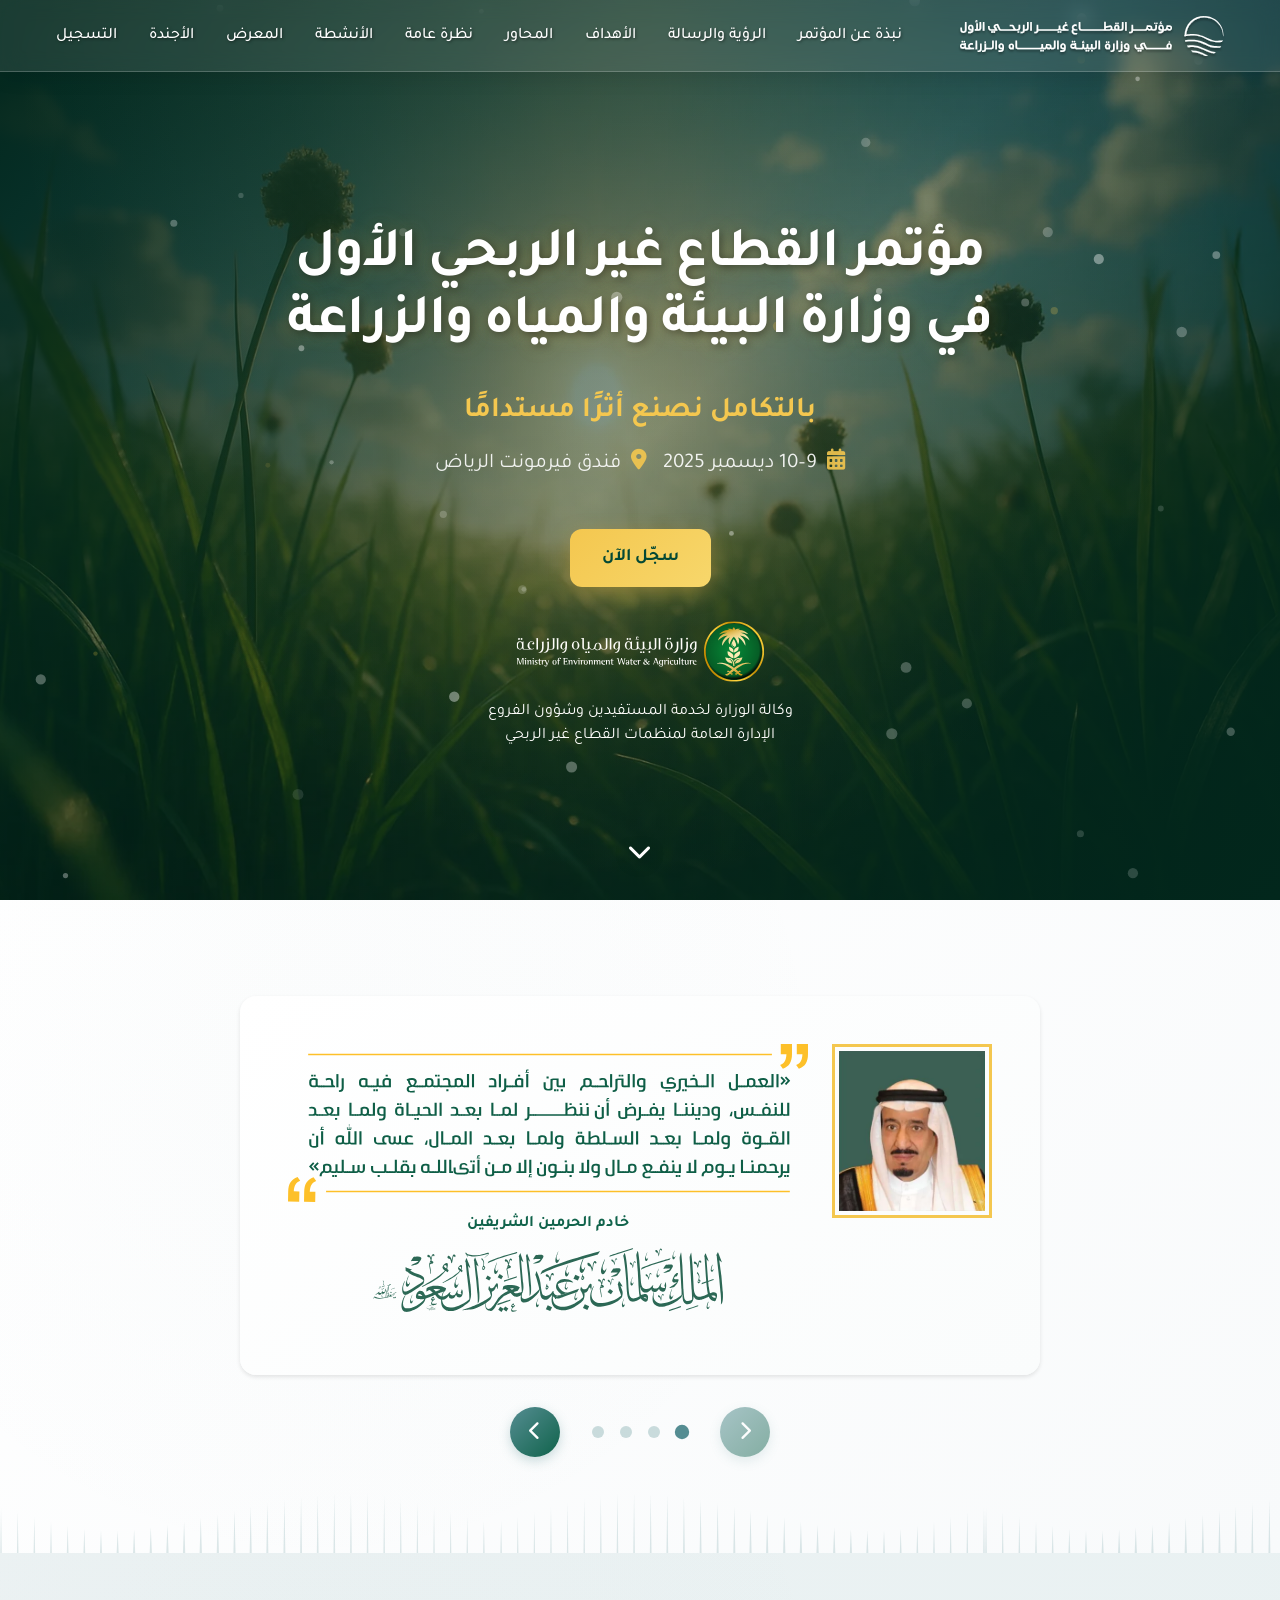
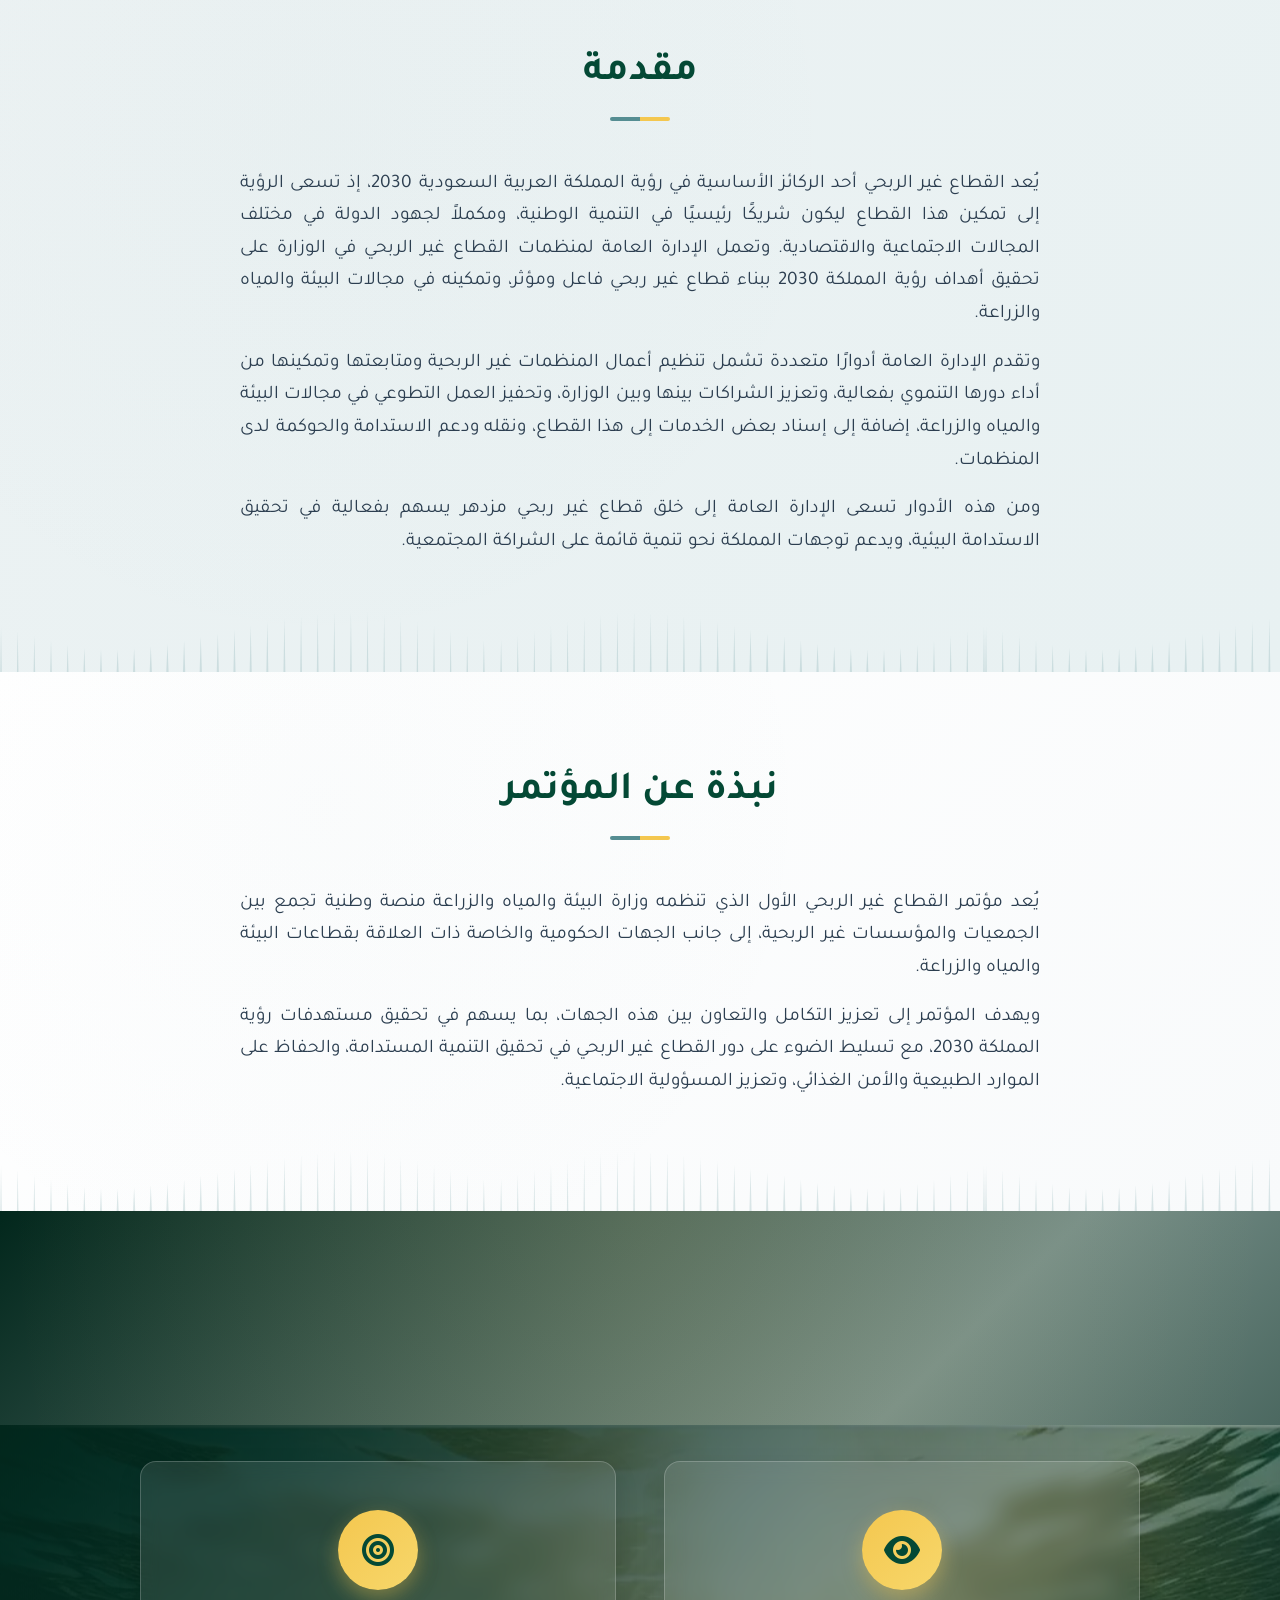
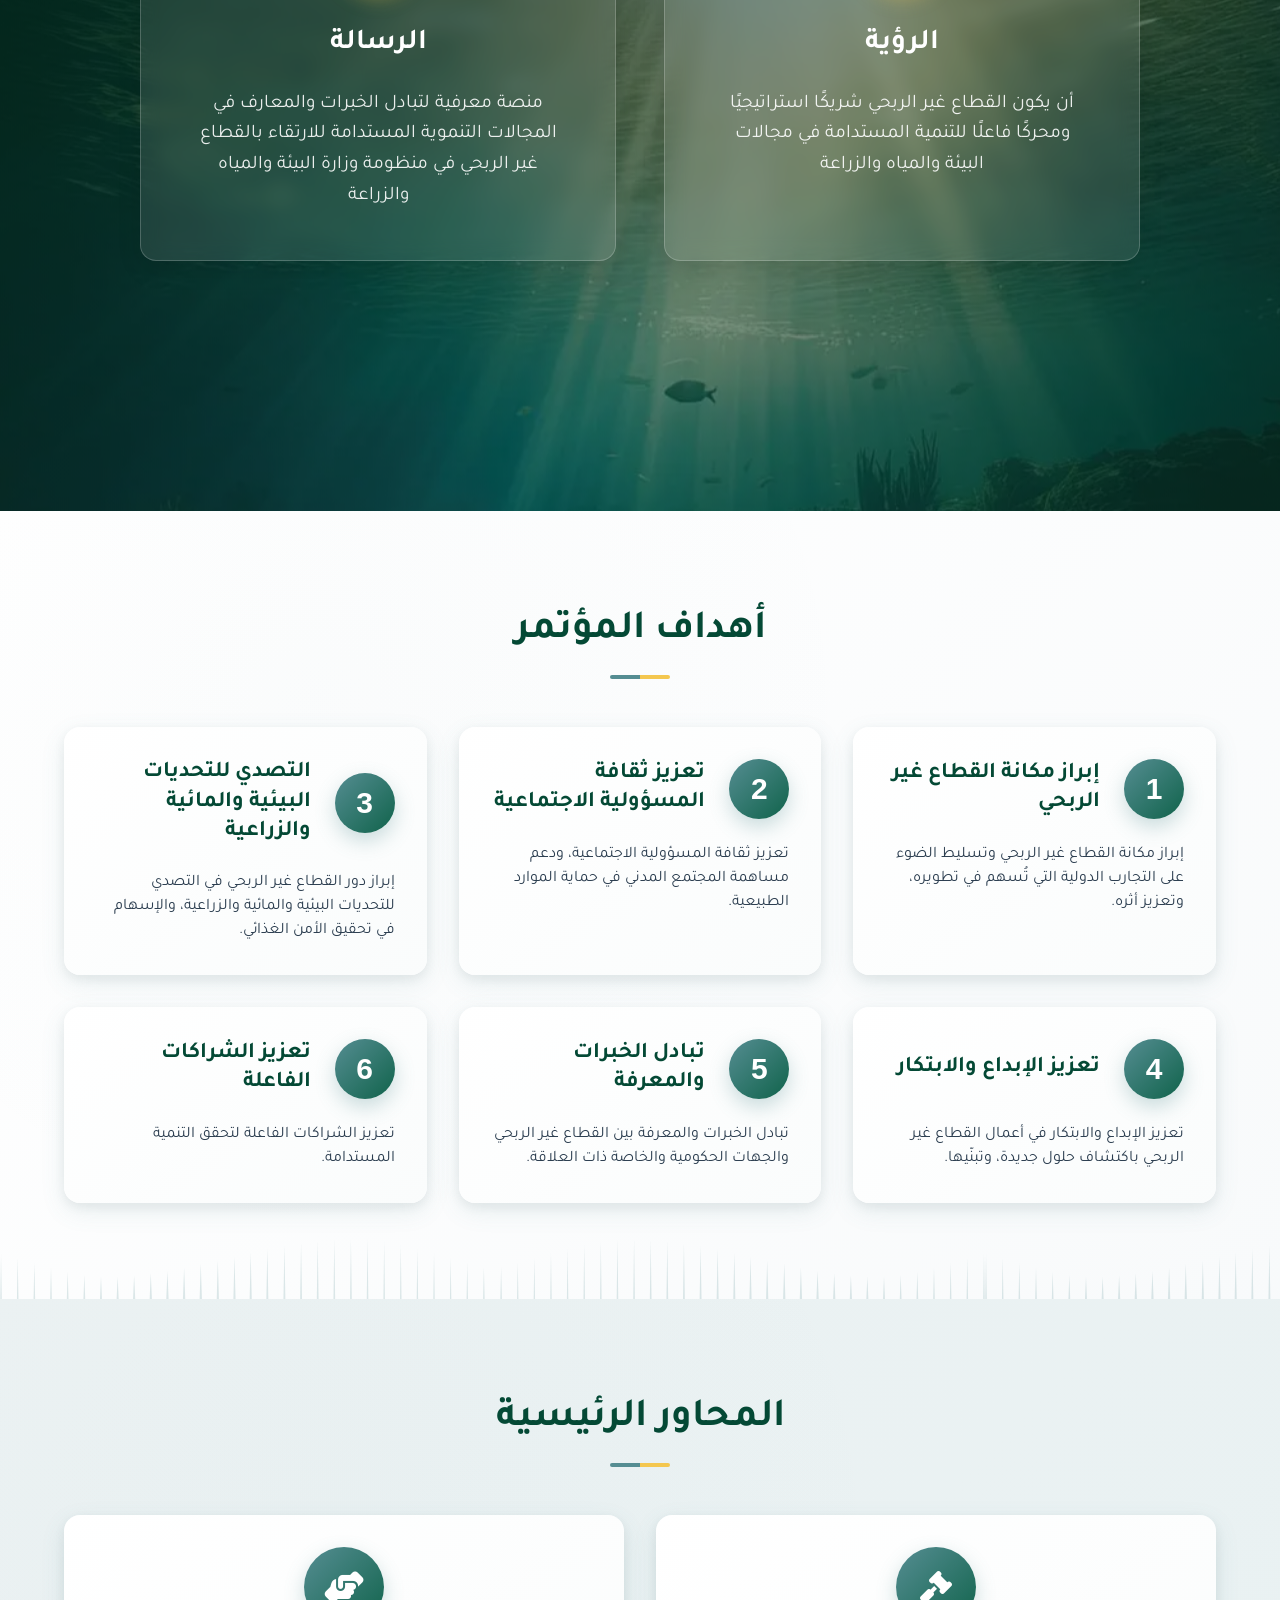
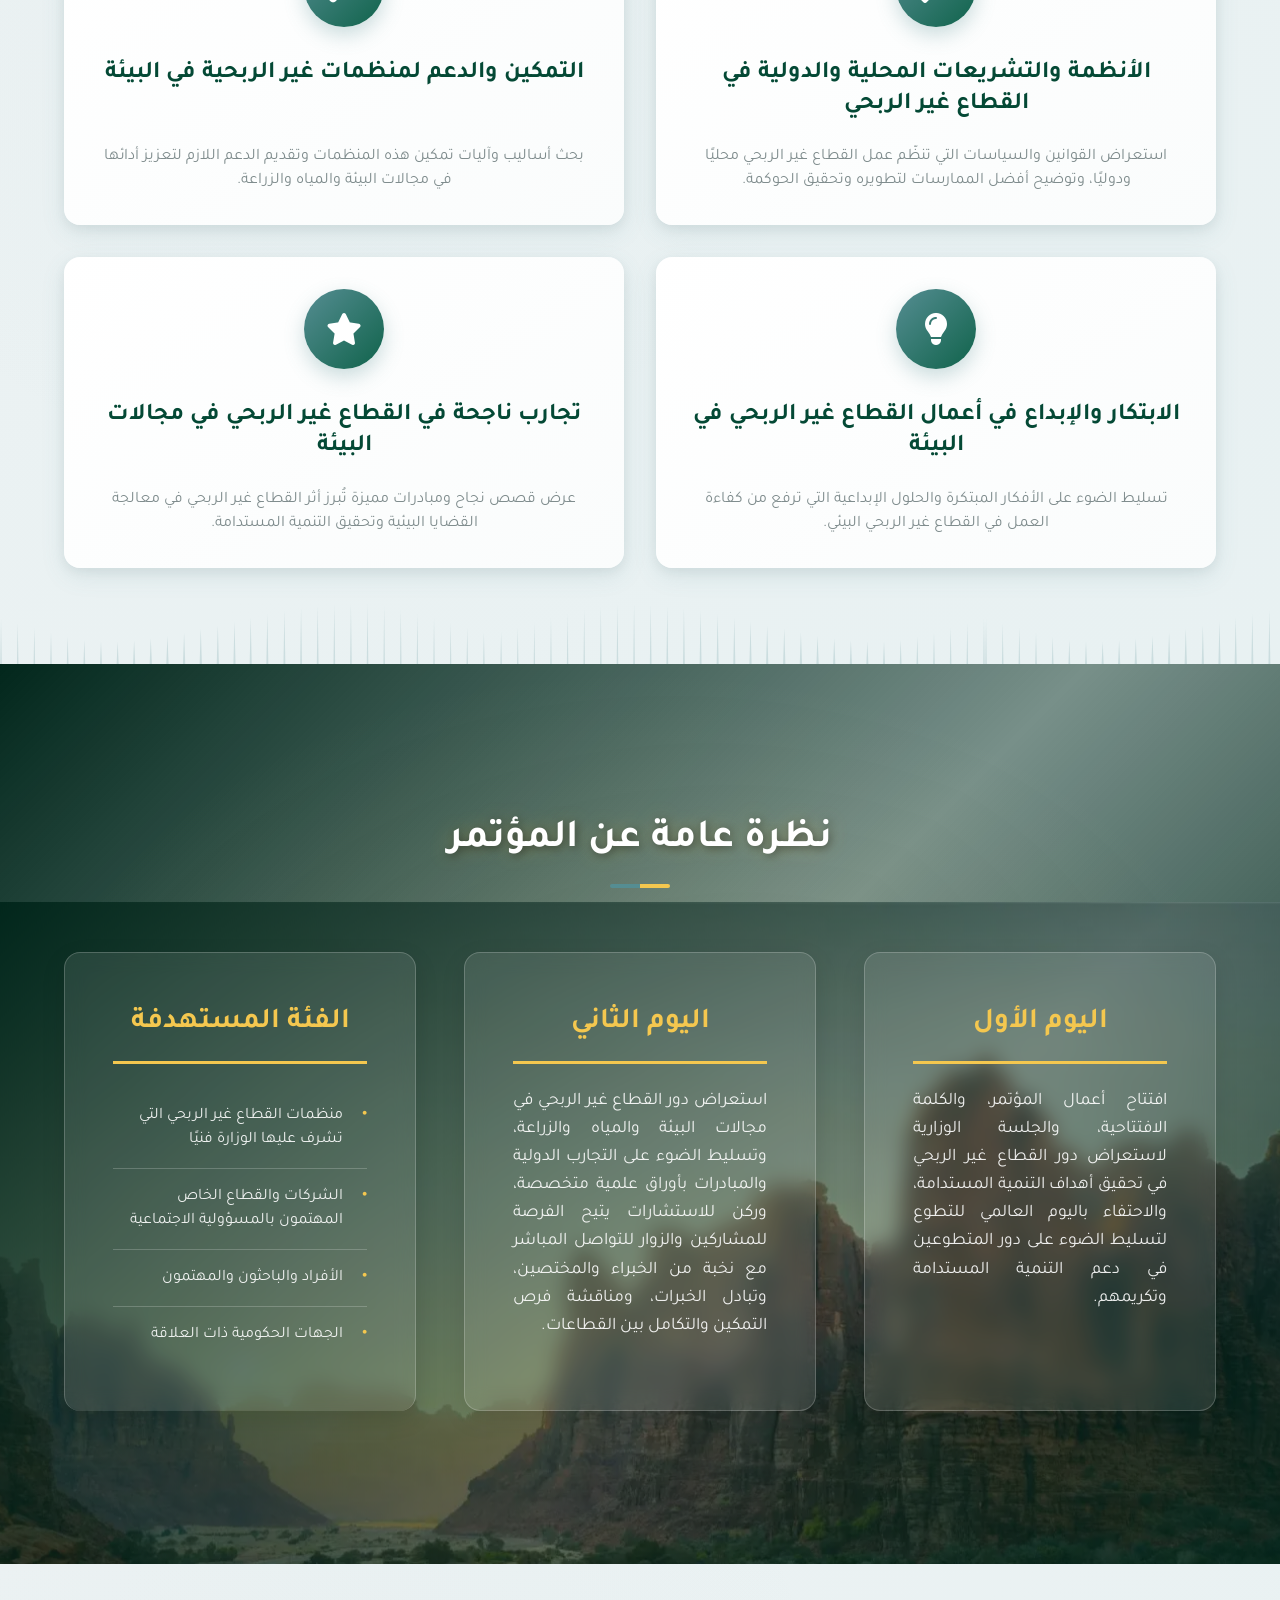
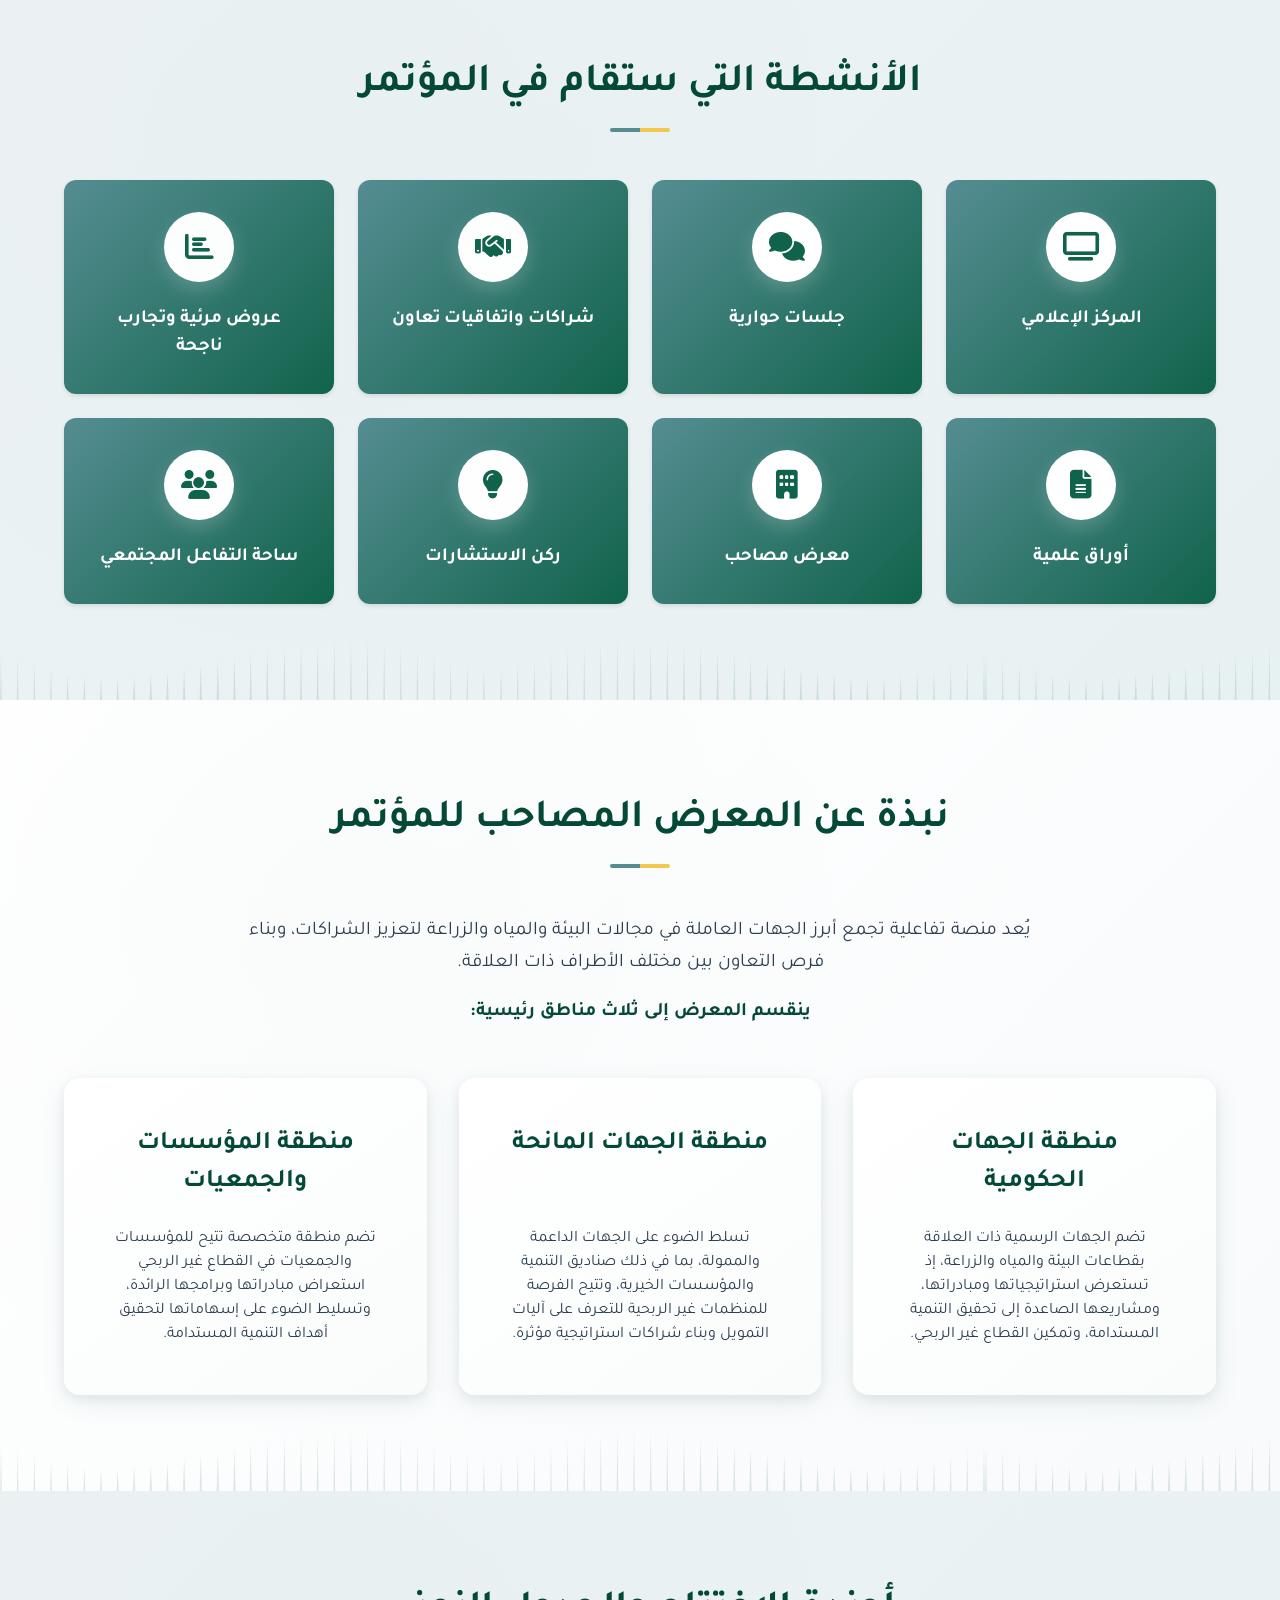
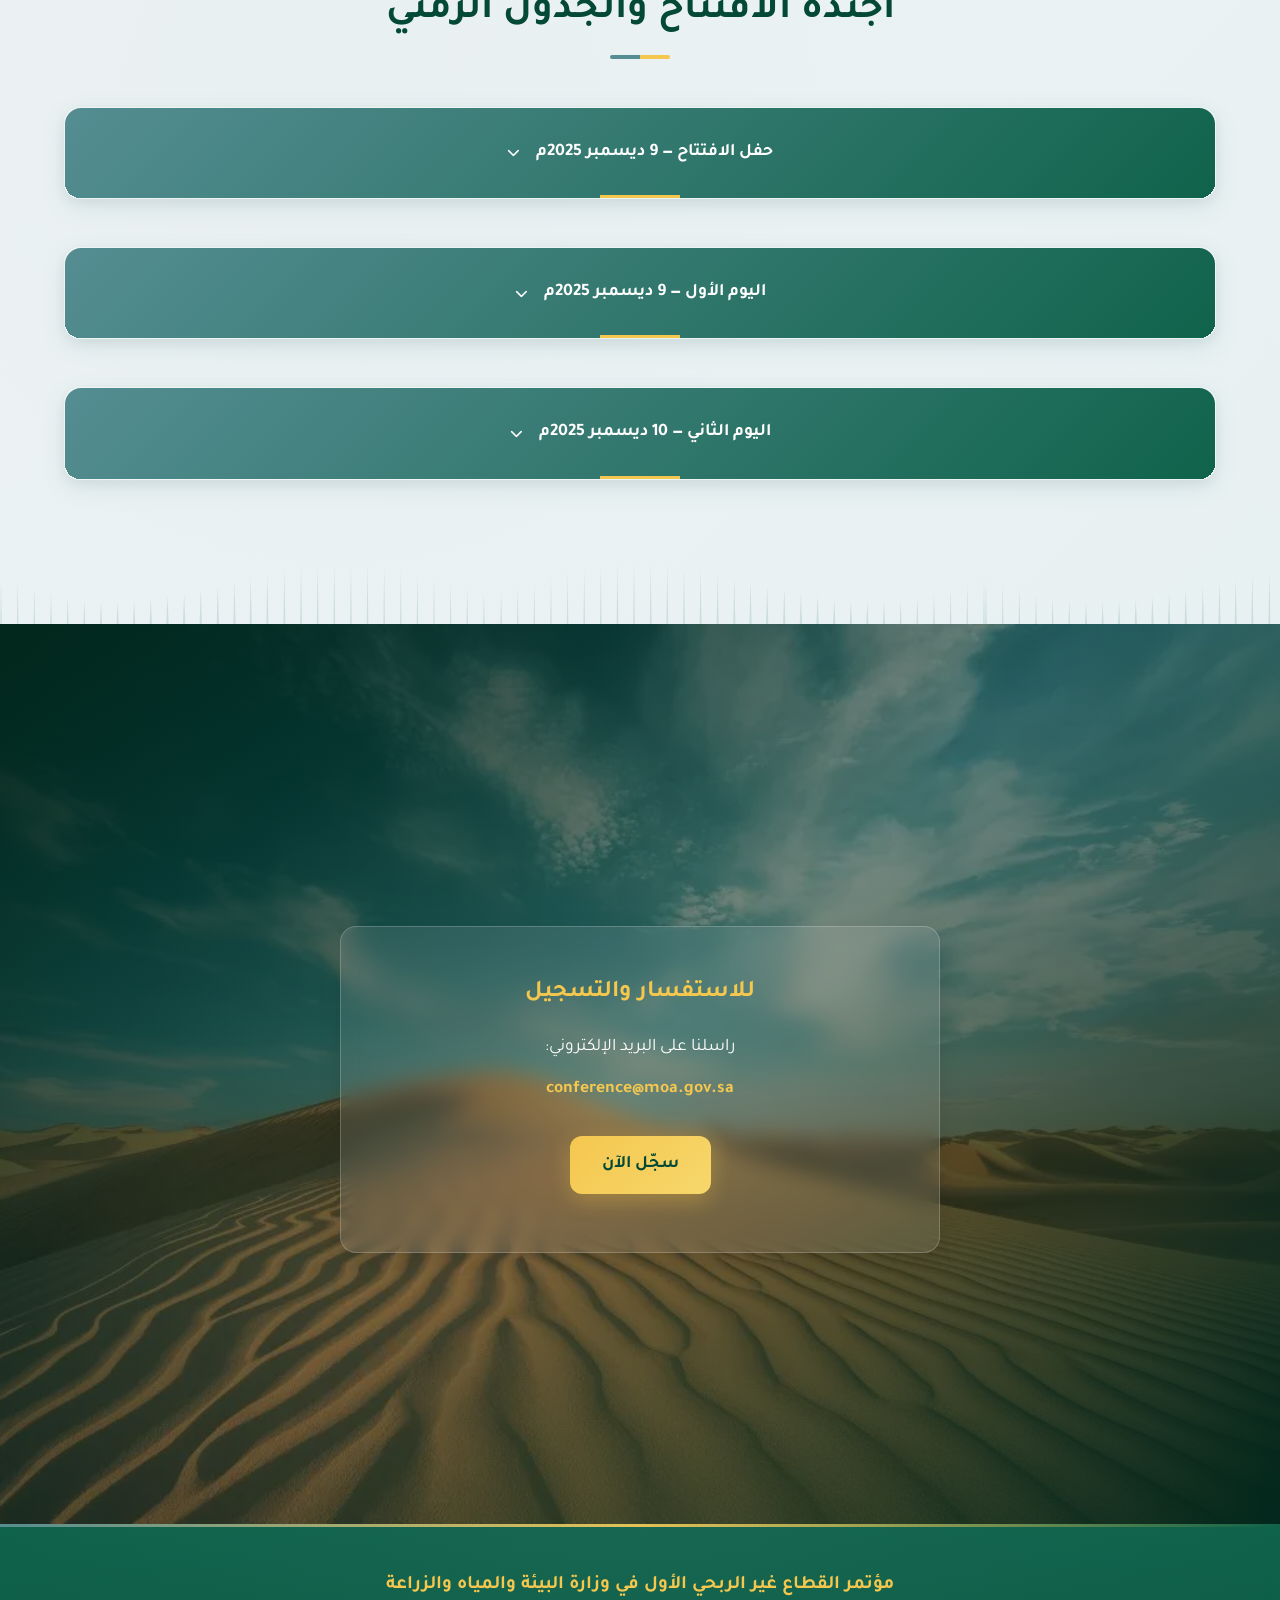
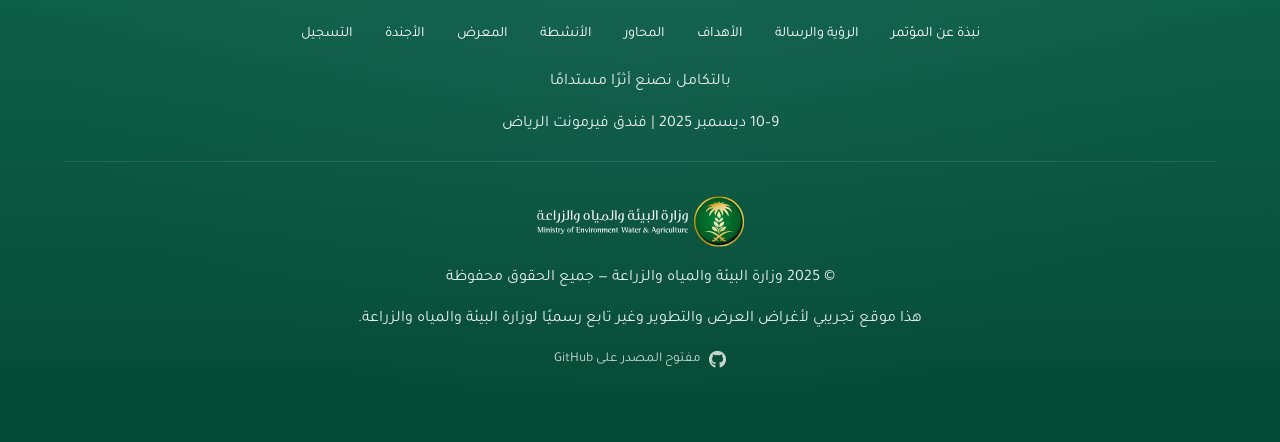
<file: index.html>
<!DOCTYPE html>
<html lang="ar" dir="rtl">

<head>
    <meta charset="UTF-8">
    <meta name="viewport" content="width=device-width, initial-scale=1.0">
    <meta name="description"
        content="مؤتمر القطاع غير الربحي الأول في البيئة والمياه والزراعة - بالتكامل نصنع أثرًا مستدامًا. 9-10 ديسمبر 2025، فندق فيرمونت الرياض. انضم إلينا لمناقشة الاستدامة البيئية والتكامل بين القطاعات.">
    <title>مؤتمر القطاع غير الربحي الأول في وزارة البيئة والمياه والزراعة</title>
    <link rel="canonical" href="https://mazin-musleh.github.io/ENWACon/">
    <meta name="theme-color" content="#10634b">

    <!-- Open Graph -->
    <meta property="og:type" content="website">
    <meta property="og:site_name" content="مؤتمر القطاع غير الربحي - البيئة والمياه والزراعة">
    <meta property="og:locale" content="ar_SA">
    <meta property="og:title" content="مؤتمر القطاع غير الربحي الأول في وزارة البيئة والمياه والزراعة">
    <meta property="og:description" content="بالتكامل نصنع أثرًا مستدامًا · 9–10 ديسمبر 2025 · فندق فيرمونت الرياض.">
    <meta property="og:url" content="https://mazin-musleh.github.io/ENWACon/">
    <meta property="og:image" content="https://mazin-musleh.github.io/ENWACon/assets/img/og-image.jpg">
    <meta property="og:image:width" content="1200">
    <meta property="og:image:height" content="630">
    <meta property="og:image:alt" content="مؤتمر القطاع غير الربحي الأول في وزارة البيئة والمياه والزراعة">

    <!-- Twitter -->
    <meta name="twitter:card" content="summary_large_image">
    <meta name="twitter:title" content="مؤتمر القطاع غير الربحي الأول في وزارة البيئة والمياه والزراعة">
    <meta name="twitter:description" content="بالتكامل نصنع أثرًا مستدامًا · 9–10 ديسمبر 2025 · فندق فيرمونت الرياض.">
    <meta name="twitter:image" content="https://mazin-musleh.github.io/ENWACon/assets/img/og-image.jpg">

    <!-- Favicon -->
    <link rel="icon" type="image/svg+xml" href="./assets/img/Logo.svg">

    <!-- Preload hero background (responsive) -->
    <link rel="preload" as="image" href="./assets/img/heroBg-mobile.webp" media="(max-width: 768px)" fetchpriority="high">
    <link rel="preload" as="image" href="./assets/img/heroBg.webp" media="(min-width: 769px)" fetchpriority="high">

    <!-- Main CSS (Top Priority) -->
    <link rel="stylesheet" href="./assets/css/main.min.css?ver=1.01">

    <!-- Local Fonts (Deferred) -->
    <link rel="preload" href="./assets/fonts/tajawal.css" as="style" onload="this.onload=null;this.rel='stylesheet'">
    <noscript><link rel="stylesheet" href="./assets/fonts/tajawal.css"></noscript>

    <!-- Font Awesome (Deferred) -->
    <link rel="preload" href="./assets/fontawesome/all.min.css" as="style" onload="this.onload=null;this.rel='stylesheet'">
    <noscript><link rel="stylesheet" href="./assets/fontawesome/all.min.css"></noscript>

    <!-- Structured Data: Event -->
    <script type="application/ld+json">
    {
      "@context": "https://schema.org",
      "@type": "Event",
      "name": "مؤتمر القطاع غير الربحي الأول في وزارة البيئة والمياه والزراعة",
      "description": "بالتكامل نصنع أثرًا مستدامًا. مؤتمر القطاع غير الربحي الأول في البيئة والمياه والزراعة.",
      "startDate": "2025-12-09",
      "endDate": "2025-12-10",
      "eventStatus": "https://schema.org/EventScheduled",
      "eventAttendanceMode": "https://schema.org/OfflineEventAttendanceMode",
      "image": "https://mazin-musleh.github.io/ENWACon/assets/img/og-image.jpg",
      "url": "https://mazin-musleh.github.io/ENWACon/",
      "location": {
        "@type": "Place",
        "name": "فندق فيرمونت الرياض",
        "address": {
          "@type": "PostalAddress",
          "addressLocality": "الرياض",
          "addressCountry": "SA"
        }
      },
      "organizer": {
        "@type": "Organization",
        "name": "وزارة البيئة والمياه والزراعة",
        "url": "https://www.mewa.gov.sa"
      }
    }
    </script>

</head>

<body>
    <!-- Skip Link for Screen Readers -->
    <a href="#hero" class="skip-link" aria-label="تخطي إلى المحتوى الرئيسي">تخطي إلى المحتوى الرئيسي</a>

    <!-- Header -->
    <header class="header" id="header" role="banner">
        <nav class="nav container" role="navigation" aria-label="القائمة الرئيسية">
            <a href="#" class="logo" aria-label="الصفحة الرئيسية - مؤتمر القطاع غير الربحي">
                <svg class="logoOnly svgshadow" viewBox="0 0 92.26 94.81">
                    <defs>
                        <linearGradient id="linear-gradient" x1="15.05" y1="88.41" x2="55.85" y2="88.41"
                            gradientUnits="userSpaceOnUse">
                            <stop offset="0" stop-color="#10634b" />
                            <stop offset="1" stop-color="#558d92" />
                        </linearGradient>
                        <linearGradient id="linear-gradient-2" x1="5.83" y1="79.16" x2="74.06" y2="79.16"
                            xlink:href="#linear-gradient" />
                        <linearGradient id="linear-gradient-3" x1=".8" y1="65.76" x2="87.01" y2="65.76"
                            xlink:href="#linear-gradient" />
                        <linearGradient id="linear-gradient-4" x1="0" y1="52.39" x2="91.09" y2="52.39"
                            xlink:href="#linear-gradient" />
                        <linearGradient id="linear-gradient-5" x1="46.51" y1="24.05" x2="92.26" y2="24.05"
                            xlink:href="#linear-gradient" />
                    </defs>
                    <g id="Layer_1-2" data-name="Layer 1">
                        <g>
                            <path
                                d="M55.85,94l-6.69.81s-7.12-4.07-15.26-6.59c-8.13-2.52-14.25-2.22-14.25-2.22l-4.61-4s11.73,0,20.01,2.74c8.28,2.74,20.8,9.25,20.8,9.25"
                                style="fill: url(#linear-gradient);" />
                            <path
                                d="M74.06,85.64l-4.17,3.26s-5.28-.09-14.54-4c-5.73-2.42-11.95-5.74-21.81-9.25-11.48-4.09-25.33-1.7-25.33-1.7l-2.38-3.55s11.66-2.66,25.84.81c7.49,1.84,18.83,8.03,27.92,11.32,8.11,2.94,14.46,3.11,14.46,3.11"
                                style="fill: url(#linear-gradient-2);" />
                            <path
                                d="M87.01,71.43c-.16.5-10.26.66-19.93-.67-6.68-.91-14.2-4.99-20.8-8.36C26.34,52.23.8,57.23.8,57.23l1.08,3.92s13.43-3.2,27.99-.22c12.28,2.51,25.48,10.96,31.3,12.36,12.88,3.09,22.64,2.17,23.01,1.87.01-.01.01-.03.02-.05l2.81-3.68"
                                style="fill: url(#linear-gradient-3);" />
                            <path
                                d="M0,44.87s9.21-2.96,20.87-2.37c11.66.59,17.67,3.17,21.52,4.58,4.25,1.56,11.57,5.88,24.56,10.14,8.03,2.63,24.14.44,24.14.44l-2.56,4.17s-14.11,2.18-27.57-2.47c-11.8-4.07-17.06-10.06-31.45-12.28C14.33,44.74,0,48.35,0,48.35v-3.48Z"
                                style="fill: url(#linear-gradient-4);" />
                            <path
                                d="M4.08,47.49H0c0-13.29,4.82-25.5,13.58-34.39C22.27,4.29,34.09,0,46.88,0v3.51C22.48,3.51,4.08,22.42,4.08,47.49"
                                style="fill: #10634b;" />
                            <path
                                d="M92.26,46.35l-.91,1.75c-.13-6.95-1.81-13.42-4.1-18.97-3.87-8.32-9.84-14.37-16.65-18.97-6.99-4.72-15.32-6.65-24.09-6.65V0c9.58,0,18.13,2.74,25.8,7.92,7.47,5.05,14.02,13.7,16.19,19.54,2.49,6.05,3.41,11.01,3.75,18.89"
                                style="fill: url(#linear-gradient-5);" />
                        </g>
                    </g>
                </svg>
                <svg class="textOnly svgshadow" viewBox="0 0 308.85 46.6">
                    <g id="Layer_1-2" data-name="Layer 1">
                        <g>
                            <path
                                d="M5.08,18.77c-.94,0-1.76-.21-2.45-.64-.69-.43-1.22-1.04-1.58-1.82-.36-.79-.54-1.7-.54-2.74v-2.69h2.44v2.68c0,.63.09,1.17.27,1.6.18.43.43.75.75.96.32.21.69.32,1.1.32s.77-.11,1.09-.32c.32-.21.57-.54.75-.97.18-.43.27-1.08.27-1.94V2.75h2.41v11.74c-.07.9-.29,1.67-.68,2.31-.39.64-.9,1.13-1.54,1.47s-1.41.51-2.29.51Z"
                                style="fill: #10634b;" />
                            <path
                                d="M17.79,7.39c.62.37,1.1.9,1.43,1.6s.5,1.5.5,2.4v2.31c0,1.85-.47,3.24-1.4,4.16-.93.92-2.34,1.38-4.23,1.38h-2.36v-2.25h2.39c.96,0,1.68-.17,2.16-.5.48-.33.76-.67.83-1.01h-.91c-1.5,0-2.63-.37-3.4-1.1-.77-.73-1.16-1.82-1.16-3.25,0-.82.17-1.56.52-2.21.34-.65.82-1.17,1.44-1.53s1.31-.55,2.09-.55,1.49.18,2.11.55ZM17.31,13.32v-1.63c0-1-.15-1.7-.43-2.09-.28-.39-.68-.59-1.2-.59-.31,0-.58.08-.82.25-.24.17-.44.42-.58.74-.15.32-.22.7-.22,1.14,0,.76.17,1.31.51,1.66.34.35.88.52,1.63.52h1.12Z"
                                style="fill: #10634b;" />
                            <path
                                d="M26.88,15.49h-5.25v-2.21h2.04V4.57h2.44v8.75h.5c.65-.02,1.1-.16,1.36-.43.28-.3.42-.82.42-1.56V2.75h2.5v8.6c-.05,1.35-.42,2.37-1.09,3.08-.67.71-1.65,1.06-2.92,1.06ZM25.69,2.22v1.17h-3.45v-1.17h1.16c-.19.41-.37.44-.55.07-.18-.36-.27-.64-.27-.83,0-.29.08-.55.23-.77s.36-.39.62-.52c.26-.12.56-.18.88-.18s.64.05.99.15v1.17c-.36-.09-.66-.14-.91-.14-.17,0-.31.04-.41.13s-.15.2-.15.34c0,.17.07.31.21.42.14.11.33.16.56.16h1.09Z"
                                style="fill: #10634b;" />
                            <path d="M33.23,2.75h2.39v3.5l.02,9.24h-2.42l.02-9.24v-3.5Z" style="fill: #10634b;" />
                            <path
                                d="M50.69,16.55c-.26-.26-.59-.39-.96-.39s-.7.13-.96.39c-.27.26-.41.58-.41.96s.14.69.41.95c.26.27.58.4.96.4s.69-.13.96-.39.41-.58.41-.96-.14-.7-.41-.96ZM47.64,16.55c-.27-.26-.59-.39-.97-.39s-.69.13-.96.39c-.26.26-.4.58-.4.96s.14.69.4.95.59.4.96.4.7-.13.97-.39.4-.58.4-.96-.13-.7-.4-.96Z"
                                style="fill: #10634b;" />
                            <path
                                d="M85.86,16.63c-.25-.25-.54-.37-.89-.37-.33,0-.63.12-.87.37-.24.24-.36.53-.36.86s.12.63.36.87.54.36.87.36.64-.12.88-.36c.25-.24.37-.53.37-.87s-.12-.62-.36-.86Z"
                                style="fill: #10634b;" />
                            <path
                                d="M87.72,7.07v4.28c-.05,1.34-.42,2.36-1.09,3.07-.67.71-1.64,1.07-2.92,1.07h-24.47c-.77,0-1.43-.17-1.98-.5-.24-.14-.42-.35-.55-.63l-3.09-6.43c-.11.01-.29.05-.54.12-.63.17-1.07.4-1.32.67-.25.28-.32.59-.22.93.04.18.14.4.3.65.15.25.4.59.72,1.03l.34.43c.38.49.7.97.96,1.42.25.46.51,1.23.76,2.31h-9.01c-1.64,0-2.85-.42-3.64-1.24-.75-.77-1.12-1.88-1.12-3.33v-2.36h2.39v2.36c0,.54.07.99.23,1.33.15.36.4.63.74.81.33.17.8.26,1.4.26h5.3l-.44-.55c-.38-.5-.69-.95-.93-1.35-.24-.39-.41-.8-.53-1.22-.27-1.01-.08-1.88.56-2.61.65-.74,1.64-1.28,2.97-1.64.74-.19,1.68-.38,2.83-.55l.55,1.32,2.71,6.04c.17.37.54.56,1.13.56h18.38c-.15-.26-.31-.61-.49-1.05l-.53-1.22c-.26-.62-.5-1.07-.72-1.36-.21-.29-.43-.49-.66-.58-.22-.09-.53-.14-.93-.14h-2.47v-2.17h2.47c.81,0,1.48.09,2.01.27.52.19.99.51,1.38.99.4.47.77,1.15,1.12,2.03l.51,1.24c.23.54.43.95.61,1.22.18.28.35.47.5.56.16.1.42.17.78.21h.93c1.17,0,1.89-.15,2.16-.44s.41-.8.41-1.54v-4.27h2.5Z"
                                style="fill: #10634b;" />
                            <path
                                d="M100.08,2.75v3.4l-.04,5.18c0,1.36-.34,2.38-1.01,3.09-.68.71-1.65,1.07-2.92,1.07h-2.07c-.04,1.15-.39,2.05-1.04,2.69-.71.71-1.76,1.11-3.14,1.22h-1.69v-2.28h1.59c.64,0,1.12-.17,1.42-.49.3-.33.46-.87.46-1.62v-7.94h2.47v6.25h1.8c.6-.01,1.03-.16,1.3-.44.27-.29.41-.81.41-1.55l-.04-5.17v-3.41h2.5Z"
                                style="fill: #10634b;" />
                            <path d="M102.26,2.75h2.39v3.5l.02,9.24h-2.42l.02-9.24v-3.5Z" style="fill: #10634b;" />
                            <path
                                d="M147.16,16.63c-.24-.24-.54-.36-.88-.36s-.63.12-.88.36c-.24.24-.36.53-.36.87s.12.62.36.86.54.37.88.37.63-.12.88-.36c.24-.24.37-.53.37-.87s-.13-.63-.37-.87ZM144.2,16.63c-.24-.24-.54-.36-.88-.36s-.63.12-.88.36c-.24.24-.36.53-.36.87s.12.62.36.86.54.37.88.37.63-.12.87-.36c.25-.24.37-.53.37-.87s-.12-.63-.36-.87Z"
                                style="fill: #10634b;" />
                            <path
                                d="M154.93,3.23c-.24-.24-.54-.36-.88-.36s-.63.12-.88.36c-.24.24-.36.53-.36.87s.12.62.36.86c.25.24.54.36.88.36s.63-.12.87-.36c.25-.23.37-.52.37-.86s-.12-.63-.36-.87Z"
                                style="fill: #10634b;" />
                            <path
                                d="M158.09,13.32v2.17h-10.56c-.58,0-1.16-.18-1.74-.53-.32-.2-.61-.46-.87-.81-.19.33-.43.6-.71.8-.5.36-1.21.54-2.15.54h-28.12c-.04,1.15-.39,2.05-1.04,2.69-.71.71-1.76,1.11-3.13,1.22h-1.7v-2.28h1.59c.65,0,1.12-.17,1.42-.49.31-.33.46-.87.46-1.62v-7.94h2.48v6.25h28.04c.57,0,1-.15,1.28-.45.28-.3.4-.78.36-1.44v-3.54h2.56v3.54c-.04.66.09,1.14.37,1.44.28.3.7.45,1.27.45h2.24c-.09-.15-.15-.25-.16-.28-.38-.75-.57-1.49-.57-2.2,0-.86.21-1.63.63-2.31.41-.69.99-1.22,1.73-1.6.74-.39,1.58-.57,2.51-.57.58,0,1.35.11,2.3.34l-.28,2.52c-.83-.3-1.46-.45-1.88-.45-.55,0-1.01.07-1.38.23-.36.15-.65.38-.88.7-.22.32-.33.7-.33,1.14s.16.9.49,1.34c.32.44.78.74,1.38.9s1.31.24,2.12.24h2.27Z"
                                style="fill: #10634b;" />
                            <path
                                d="M165.61,14.92c-.33.38-.52.82-.59,1.34-.05.45,0,.87.15,1.23.15.37.41.68.77.93.36.25.81.44,1.35.57h3.8l-1.08,2.04h-3.13c-.92-.13-1.73-.43-2.42-.9-.69-.47-1.19-1.07-1.51-1.8-.32-.74-.43-1.53-.32-2.38.11-.83.41-1.54.88-2.13.08-.1.18-.21.29-.31-.1-.14-.2-.29-.29-.46-.38-.75-.57-1.48-.57-2.2,0-.86.21-1.63.63-2.31s1-1.22,1.74-1.6c.74-.38,1.57-.57,2.5-.57.59,0,1.35.12,2.31.35l-.28,2.5c-.84-.29-1.46-.44-1.88-.44-.56,0-1.02.08-1.38.23-.36.15-.66.39-.88.71-.22.32-.33.7-.33,1.14s.16.9.48,1.34.79.74,1.39.9c.6.16,1.31.24,2.12.24h1.44v2.11h-2.34c-1.09-.03-2.03-.2-2.83-.51Z"
                                style="fill: #10634b;" />
                            <path
                                d="M230.97,3.97c-.24-.24-.53-.36-.88-.36s-.63.12-.87.36c-.25.24-.37.53-.37.87s.12.62.37.86c.24.24.53.36.87.36s.63-.12.88-.36.37-.52.37-.86-.12-.63-.37-.87ZM228.01,3.97c-.24-.24-.54-.36-.88-.36s-.63.12-.87.36c-.25.24-.37.53-.37.87s.12.62.37.86c.24.24.53.36.87.36s.63-.12.88-.36c.24-.24.37-.52.37-.86s-.13-.63-.37-.87Z"
                                style="fill: #10634b;" />
                            <path
                                d="M235.73,2.75v3.41l.04,5.17c0,.74-.14,1.26-.41,1.55-.28.29-.71.43-1.32.44h-2.29l.42-1.9c.21-.9.14-1.7-.21-2.41-.34-.71-.82-1.25-1.44-1.62-.62-.37-1.32-.55-2.11-.55s-1.47.18-2.09.55c-.61.37-1.09.89-1.44,1.55-.34.65-.51,1.4-.51,2.23s.2,1.53.61,2.15h-2.15c-.54,0-.88-.07-1.01-.2.14-.31.21-.79.21-1.44,0-1.18-.37-2.16-1.1-2.96s-1.77-1.07-3.11-.82l-5.46,1.33V2.64h-2.42v10.68h-32.87c-.62,0-1.07-.15-1.34-.44-.27-.29-.41-.81-.41-1.55l.03-5.18v-3.4h-2.49v3.4l.04,5.18c0,1.36.33,2.38,1,3.09s1.65,1.07,2.93,1.07h41.01c1.18,0,2.08-.26,2.72-.78.52.52,1.16.78,1.92.78h11.78c1.27,0,2.25-.36,2.92-1.07s1.01-1.73,1.01-3.09l.04-5.18v-3.4h-2.5ZM219.2,12.91c-.28.27-.73.41-1.36.41h-5.48v-1.72l5.62-1.34c.56-.12.97-.05,1.23.22.27.26.4.66.4,1.2s-.14.95-.41,1.23ZM229.76,11.24l-.46,2.08h-.37c-.74,0-1.28-.18-1.62-.53-.35-.36-.52-.89-.52-1.61,0-.46.07-.85.2-1.18.14-.33.34-.58.58-.75.24-.16.53-.25.85-.25.49,0,.88.2,1.16.58.28.37.34.93.18,1.66Z"
                                style="fill: #10634b;" />
                            <path d="M240.41,2.75h2.39v3.5l.02,9.24h-2.42l.02-9.24v-3.5Z" style="fill: #10634b;" />
                            <path
                                d="M287.64,3.87c-.24-.24-.54-.36-.88-.36s-.63.12-.87.36c-.25.24-.37.53-.37.87s.12.62.37.86c.24.24.53.36.87.36s.63-.12.88-.36c.24-.23.37-.52.37-.86s-.13-.63-.37-.87ZM284.68,3.87c-.24-.24-.54-.36-.88-.36s-.63.12-.88.36c-.24.24-.36.53-.36.87s.12.62.36.86c.25.24.54.36.88.36s.63-.12.88-.36c.24-.23.37-.52.37-.86s-.13-.63-.37-.87Z"
                                style="fill: #10634b;" />
                            <path
                                d="M284.36,7.07v4.27c0,.74-.13,1.25-.41,1.54-.27.29-.99.44-2.16.44h-.31c-.57,0-1-.15-1.27-.44-.09-.1-.2-.24-.34-.42.01-.03.02-.06.02-.09.18-.77.16-1.5-.07-2.18-.22-.69-.64-1.28-1.25-1.77-.61-.5-1.38-.74-2.32-.74l-4.17.03c-.59,3.15-.99,4.85-1.2,5.09-.25.29-.67.46-1.28.52h-17.43v-6.25h-2.48v7.94c0,.75-.15,1.29-.46,1.62-.3.32-.77.49-1.42.49h-1.59v2.28h1.7c1.38-.11,2.42-.51,3.13-1.22.65-.64,1-1.54,1.04-2.69h17.58s.5-.01.5-.01c.49,0,.95-.1,1.37-.3.39-.18.74-.58,1.05-1.21.64.73,1.37,1.18,2.19,1.37.8.19,1.57.19,2.29,0,.58-.16,1.08-.42,1.52-.78.17.17.36.31.54.43.56.33,1.22.5,1.99.5h1.74c1.27,0,2.24-.36,2.92-1.07.67-.71,1.03-1.73,1.09-3.07v-4.28h-2.51ZM277.79,11.88c-.08.31-.23.57-.44.77-.21.19-.49.33-.85.39-.35.07-.75.05-1.19-.06-.7-.15-1.19-.44-1.45-.86-.27-.43-.32-.99-.16-1.7l.08-.37h2.14c.73.02,1.26.21,1.57.56.32.36.42.78.3,1.27Z"
                                style="fill: #10634b;" />
                            <path
                                d="M293.17,4.3c-.24,0-.43-.05-.57-.16-.13-.11-.2-.25-.2-.42,0-.13.05-.25.15-.33.1-.09.23-.14.4-.14.25,0,.55.05.91.14v-1.16c-.35-.1-.68-.15-.99-.15s-.61.06-.88.19c-.26.12-.47.29-.62.51-.15.22-.22.48-.22.77,0,.17.08.43.23.75h-.58v1.17h3.46v-1.17h-1.09Z"
                                style="fill: #10634b;" />
                            <path
                                d="M308.66,10.19c-.23-.69-.65-1.28-1.26-1.77-.61-.5-1.38-.74-2.31-.74l-4.18.03c-.58,3.15-.98,4.85-1.2,5.09-.24.29-.67.46-1.28.52h-1.53v-1.93c0-.91-.17-1.71-.51-2.4-.33-.7-.81-1.23-1.43-1.6-.61-.37-1.32-.55-2.1-.55s-1.48.18-2.09.55c-.62.37-1.1.88-1.44,1.54-.35.65-.52,1.39-.52,2.21,0,1.43.39,2.51,1.16,3.25.77.73,1.9,1.1,3.4,1.1h.91c-.07.33-.34.67-.83,1-.48.34-1.2.5-2.15.5h-2.39v2.25h2.36c1.89,0,3.3-.46,4.23-1.38.61-.6,1.01-1.39,1.23-2.37h1.77s.5-.01.5-.01c.5,0,.96-.1,1.38-.3.39-.18.73-.58,1.04-1.21.64.73,1.37,1.18,2.19,1.37.81.19,1.57.19,2.29,0,.72-.19,1.33-.55,1.83-1.06.5-.52.83-1.16,1-1.91.18-.77.16-1.5-.07-2.18ZM293.37,13.32c-.75,0-1.29-.17-1.63-.52-.34-.35-.51-.9-.51-1.66,0-.44.07-.82.22-1.14.14-.33.34-.57.58-.74.24-.17.52-.26.83-.26.51,0,.91.2,1.19.6.29.39.43,1.09.43,2.09v1.63s-1.11,0-1.11,0ZM306.62,11.88c-.08.31-.22.57-.43.77-.22.19-.5.33-.85.39-.36.07-.75.05-1.2-.06-.7-.15-1.18-.44-1.45-.86-.27-.43-.32-.99-.16-1.7l.09-.37h2.13c.74.02,1.26.21,1.58.56.31.36.41.78.29,1.27Z"
                                style="fill: #10634b;" />
                            <path
                                d="M7.15,30.58c-.25-.24-.54-.36-.89-.36-.33,0-.63.12-.87.36-.24.24-.36.53-.36.87s.12.62.36.86.54.36.87.36.64-.12.88-.36c.25-.23.37-.52.37-.86s-.12-.63-.36-.87ZM4.19,30.58c-.25-.24-.54-.36-.89-.36s-.63.12-.87.36c-.24.24-.37.53-.37.87s.13.62.37.86.53.36.87.36.63-.12.88-.36c.25-.23.37-.52.37-.86s-.12-.63-.36-.87Z"
                                style="fill: #10634b;" />
                            <path
                                d="M18.2,40.52c-.81,0-1.51-.08-2.12-.24-.6-.16-1.06-.46-1.38-.9-.33-.44-.49-.88-.49-1.34s.11-.82.34-1.14c.22-.32.51-.55.87-.7.37-.16.83-.23,1.39-.23.41,0,1.04.15,1.87.45l.28-2.52c-.95-.23-1.72-.34-2.3-.34-.93,0-1.77.18-2.51.57-.74.38-1.32.91-1.73,1.6-.42.68-.63,1.45-.63,2.31,0,.71.19,1.45.57,2.2.02.03.07.13.16.28h-2.2c-.55,0-.98-.15-1.27-.46-.29-.31-.44-.79-.44-1.44v-5.03h-2.23v.78l-2.12-.28c-.91-.13-1.7.01-2.38.42-.67.41-1.17.94-1.48,1.58-.32.65-.45,1.37-.39,2.15.08.78.33,1.46.75,2.04.42.57.97,1,1.66,1.29.69.28,1.44.39,2.26.33.78-.07,1.49-.34,2.12-.81.22.41.58.77,1.08,1.07.58.35,1.27.53,2.07.53h10.52v-2.17h-2.27ZM6.05,38.83c-.33.38-.85.59-1.56.65-.46.05-.86.01-1.2-.1-.33-.12-.6-.28-.79-.51-.19-.22-.29-.49-.32-.81-.04-.51.11-.92.47-1.22.35-.31.9-.42,1.63-.32l2.16.26v.37c.06.74-.07,1.3-.39,1.68Z"
                                style="fill: #10634b;" />
                            <path d="M22.64,29.95h2.39v3.5l.02,9.24h-2.42l.02-9.24v-3.5Z" style="fill: #10634b;" />
                            <path
                                d="M25.69,44.32h1.59c.65,0,1.12-.16,1.42-.49s.46-.87.46-1.62v-7.94h2.42v7.98c0,1.38-.35,2.43-1.06,3.13-.71.71-1.75,1.11-3.13,1.21h-1.7v-2.28Z"
                                style="fill: #10634b;" />
                            <path
                                d="M37.54,31.4c-.24-.24-.54-.36-.88-.36s-.63.12-.88.36c-.24.24-.36.53-.36.87s.12.62.36.86c.25.24.54.36.88.36s.63-.12.87-.36c.25-.23.37-.52.37-.86s-.12-.63-.36-.87Z"
                                style="fill: #10634b;" />
                            <path
                                d="M49.25,29.95v3.4l-.04,5.18c0,1.36-.34,2.38-1.01,3.09-.67.71-1.65,1.07-2.92,1.07h-7.31c-.04,1.15-.39,2.05-1.04,2.69-.71.71-1.76,1.11-3.14,1.22h-1.69v-2.28h1.59c.64,0,1.12-.16,1.42-.49s.46-.87.46-1.62v-7.94h2.47v6.25h6.99c.63,0,1.07-.15,1.35-.44.27-.29.41-.81.41-1.55l-.04-5.17v-3.41h2.5Z"
                                style="fill: #10634b;" />
                            <path d="M51.43,29.95h2.39v3.5l.02,9.24h-2.42l.02-9.24v-3.5Z" style="fill: #10634b;" />
                            <path
                                d="M62.13,34.59c.62.37,1.1.9,1.43,1.6s.5,1.5.5,2.4v2.31c0,1.85-.47,3.24-1.4,4.16-.93.92-2.34,1.38-4.23,1.38h-2.36v-2.25h2.39c.96,0,1.68-.17,2.16-.5.48-.33.76-.67.83-1.01h-.91c-1.5,0-2.63-.37-3.4-1.1-.77-.73-1.16-1.82-1.16-3.25,0-.82.17-1.56.52-2.21.34-.65.82-1.17,1.44-1.53s1.31-.55,2.09-.55,1.49.18,2.11.55ZM61.66,40.52v-1.63c0-1-.15-1.7-.43-2.09-.28-.39-.68-.59-1.2-.59-.31,0-.58.08-.82.25-.24.17-.44.42-.58.74-.15.32-.22.7-.22,1.14,0,.76.17,1.31.51,1.66.34.35.88.52,1.63.52h1.12Z"
                                style="fill: #10634b;" />
                            <path
                                d="M73.74,42.7c-1.72-.32-2.67-1.61-2.86-3.87-.08-.82.02-1.57.3-2.26.28-.69.71-1.25,1.29-1.68.58-.43,1.26-.68,2.03-.75.79-.07,1.5.05,2.15.36.65.31,1.17.8,1.59,1.47.41.67.56,1.47.44,2.39l-.57,4.33h-4.36ZM76,40.51l.25-2.12c.09-.73-.02-1.28-.34-1.63-.31-.35-.72-.51-1.21-.46-.33.03-.6.14-.82.33s-.39.46-.5.8c-.11.34-.14.74-.09,1.2.07.71.29,1.22.67,1.54.38.32.94.45,1.67.38l.38-.04Z"
                                style="fill: #10634b;" />
                            <path
                                d="M136.74,29.95v3.41l.04,5.17c0,.74-.14,1.26-.41,1.55-.27.28-.7.43-1.3.44h-.35c-.54-.01-.93-.16-1.2-.44-.09-.1-.2-.24-.34-.42.01-.03.02-.06.03-.09.18-.77.15-1.5-.07-2.18-.23-.69-.65-1.28-1.26-1.77-.61-.5-1.38-.74-2.31-.74l-4.18.03c-.59,3.15-.98,4.85-1.2,5.09-.24.29-.67.46-1.28.52h-.28c-.56,0-.99-.15-1.27-.45s-.41-.78-.37-1.44v-3.54h-2.56v3.54c.04.66-.08,1.14-.36,1.44s-.71.45-1.28.45h-31.89c-.62,0-1.07-.15-1.35-.44-.27-.29-.41-.81-.41-1.55l.04-5.18v-3.4h-2.5v3.4l.04,5.18c0,1.36.34,2.38,1.01,3.09.67.71,1.64,1.07,2.92,1.07h32.14c.94,0,1.65-.18,2.15-.54.27-.2.51-.46.72-.79.25.34.54.61.86.8.58.35,1.16.53,1.74.53h.69s.53-.01.53-.01c.5,0,.96-.1,1.38-.3.38-.18.73-.58,1.04-1.21.64.73,1.37,1.18,2.19,1.37.81.19,1.57.19,2.3,0,.57-.16,1.08-.42,1.51-.78.18.17.36.31.54.43.56.33,1.23.5,2,.5h.83c1.27,0,2.24-.36,2.92-1.07.67-.71,1.01-1.73,1.01-3.09l.04-5.18v-3.4h-2.5ZM131.1,39.08c-.08.31-.22.57-.44.77-.21.19-.49.33-.84.39-.36.07-.76.05-1.2-.06-.7-.15-1.18-.44-1.45-.86-.27-.43-.32-.99-.16-1.7l.09-.37h2.13c.74.02,1.26.21,1.58.56.31.36.41.78.29,1.27Z"
                                style="fill: #10634b;" />
                            <path
                                d="M121.89,43.83c-.24-.24-.54-.36-.88-.36s-.63.12-.87.36c-.25.24-.37.53-.37.87s.12.62.37.86c.24.25.53.37.87.37s.63-.12.88-.36c.24-.24.37-.53.37-.87s-.13-.63-.37-.87ZM118.93,43.83c-.24-.24-.54-.36-.88-.36s-.63.12-.88.36c-.24.24-.36.53-.36.87s.12.62.36.86.54.37.88.37.63-.12.88-.36c.24-.24.36-.53.36-.87s-.12-.63-.36-.87Z"
                                style="fill: #10634b;" />
                            <path d="M141.42,29.95h2.39v3.5l.02,9.24h-2.42l.02-9.24v-3.5Z" style="fill: #10634b;" />
                            <path
                                d="M152.12,34.59c.62.37,1.1.9,1.43,1.6s.5,1.5.5,2.4v2.31c0,1.85-.47,3.24-1.4,4.16-.93.92-2.34,1.38-4.23,1.38h-2.36v-2.25h2.39c.96,0,1.68-.17,2.16-.5.48-.33.76-.67.83-1.01h-.91c-1.5,0-2.63-.37-3.4-1.1-.77-.73-1.16-1.82-1.16-3.25,0-.82.17-1.56.52-2.21.34-.65.82-1.17,1.44-1.53s1.31-.55,2.09-.55,1.49.18,2.11.55ZM151.64,40.52v-1.63c0-1-.15-1.7-.43-2.09-.28-.39-.68-.59-1.2-.59-.31,0-.58.08-.82.25-.24.17-.44.42-.58.74-.15.32-.22.7-.22,1.14,0,.76.17,1.31.51,1.66.34.35.88.52,1.63.52h1.12Z"
                                style="fill: #10634b;" />
                            <path
                                d="M167.7,30.58c-.24-.24-.53-.36-.88-.36s-.63.12-.87.36c-.24.24-.37.53-.37.87s.13.62.37.86.53.36.87.36.63-.12.88-.36c.25-.23.37-.52.37-.86s-.12-.63-.37-.87ZM164.74,30.58c-.24-.24-.53-.36-.88-.36s-.63.12-.87.36c-.25.24-.37.53-.37.87s.12.62.37.86c.24.24.53.36.87.36s.63-.12.88-.36c.25-.23.37-.52.37-.86s-.12-.63-.37-.87Z"
                                style="fill: #10634b;" />
                            <path
                                d="M196.88,29.95v3.41l.03,5.17c0,.74-.13,1.26-.41,1.55-.27.29-.72.44-1.34.44h-.32c-.57,0-1-.15-1.28-.45-.28-.3-.4-.78-.36-1.44v-3.54h-2.56v3.54c.03.66-.09,1.14-.37,1.44-.28.3-.7.45-1.27.45h-.41c-.57,0-1-.15-1.28-.45-.28-.3-.4-.78-.36-1.44v-3.54h-2.56v3.54c.03.66-.09,1.14-.37,1.44-.28.3-.71.45-1.27.45h-.41c-.57,0-1-.15-1.28-.45-.28-.3-.4-.78-.37-1.44v-3.54h-2.55v3.54c.03.66-.09,1.14-.37,1.44-.28.3-.71.45-1.28.45h-5.61c-.55,0-.98-.15-1.27-.46s-.44-.79-.44-1.44v-5.03h-2.23v.78l-2.12-.28c-.91-.13-1.7.01-2.38.42-.67.41-1.17.94-1.49,1.58-.32.65-.44,1.37-.38,2.15.08.78.33,1.46.75,2.04.42.57.97,1,1.66,1.29.69.28,1.44.39,2.26.33.78-.07,1.49-.34,2.12-.81.21.41.58.77,1.08,1.07.58.35,1.27.53,2.07.53h5.98c.94,0,1.66-.18,2.15-.54.27-.2.51-.46.72-.79.25.34.54.61.86.8.58.35,1.16.53,1.74.53h.79c.93,0,1.65-.18,2.14-.54.27-.2.51-.46.72-.79.25.34.54.61.86.8.58.35,1.16.53,1.74.53h.79c.93,0,1.65-.18,2.15-.54.27-.2.5-.46.71-.79.25.34.54.61.86.8.58.35,1.16.53,1.74.53h.94c1.28,0,2.25-.36,2.92-1.07.68-.71,1.01-1.73,1.01-3.09l.04-5.18v-3.4h-2.49ZM166.61,38.83c-.33.38-.85.59-1.56.65-.46.05-.86.01-1.2-.1-.34-.12-.6-.28-.79-.51-.19-.22-.29-.49-.32-.81-.05-.51.11-.92.47-1.22.35-.31.9-.42,1.63-.32l2.16.26v.37c.06.74-.07,1.3-.39,1.68Z"
                                style="fill: #10634b;" />
                            <path
                                d="M180.03,32.56c-.24,0-.42-.05-.56-.16-.14-.11-.21-.25-.21-.42,0-.14.05-.25.15-.34.1-.08.24-.13.41-.13.24,0,.55.05.91.14v-1.16c-.35-.1-.68-.15-1-.15s-.61.06-.87.18c-.27.13-.47.3-.62.52-.15.22-.23.48-.23.77,0,.17.08.43.23.75h-.57v1.17h3.45v-1.17h-1.09Z"
                                style="fill: #10634b;" />
                            <path
                                d="M187.84,43.83c-.24-.24-.53-.36-.88-.36s-.63.12-.87.36c-.25.24-.37.53-.37.87s.12.62.37.86c.24.25.53.37.87.37s.63-.12.88-.36.37-.53.37-.87-.12-.63-.37-.87ZM184.88,43.83c-.24-.24-.54-.36-.88-.36s-.63.12-.87.36c-.25.24-.37.53-.37.87s.12.62.37.86c.24.25.53.37.87.37s.63-.12.88-.36c.24-.24.37-.53.37-.87s-.12-.63-.37-.87Z"
                                style="fill: #10634b;" />
                            <path
                                d="M192.99,43.83c-.25-.25-.54-.37-.88-.37s-.64.12-.88.37c-.24.24-.36.53-.36.87s.12.62.36.86.54.36.88.36.63-.12.87-.36c.25-.24.37-.53.37-.86s-.12-.63-.36-.87Z"
                                style="fill: #10634b;" />
                            <path d="M201.56,29.95h2.39v3.5l.02,9.24h-2.42l.02-9.24v-3.5Z" style="fill: #10634b;" />
                            <path
                                d="M213.92,42.7c-1.72-.32-2.67-1.61-2.86-3.87-.08-.82.02-1.57.3-2.26.28-.69.71-1.25,1.29-1.68.58-.43,1.26-.68,2.03-.75.79-.07,1.5.05,2.15.36.65.31,1.17.8,1.59,1.47.41.67.56,1.47.44,2.39l-.57,4.33h-4.36ZM212.69,32.97c-.24-.24-.36-.53-.36-.86s.12-.63.36-.87c.24-.24.53-.36.87-.36s.64.12.88.36c.24.24.36.53.36.87s-.12.63-.37.87c-.25.24-.54.36-.88.36s-.63-.12-.87-.36ZM216.18,40.51l.25-2.12c.09-.73-.02-1.28-.34-1.63-.31-.35-.72-.51-1.21-.46-.33.03-.6.14-.82.33s-.39.46-.5.8c-.11.34-.14.74-.09,1.2.07.71.29,1.22.67,1.54.38.32.94.45,1.67.38l.38-.04ZM215.66,32.97c-.24-.24-.36-.53-.36-.86s.12-.63.36-.87c.24-.24.53-.36.87-.36s.64.12.88.36c.24.24.37.53.37.87s-.12.63-.37.87c-.25.24-.54.36-.88.36s-.63-.12-.87-.36Z"
                                style="fill: #10634b;" />
                            <path
                                d="M219.35,44.32h1.59c.65,0,1.12-.16,1.42-.49s.46-.87.46-1.62v-7.94h2.42v7.98c0,1.38-.35,2.43-1.06,3.13-.71.71-1.75,1.11-3.13,1.21h-1.7v-2.28Z"
                                style="fill: #10634b;" />
                            <path d="M227.73,29.95h2.39v3.5l.02,9.24h-2.42l.02-9.24v-3.5Z" style="fill: #10634b;" />
                            <path
                                d="M230.77,44.32h1.59c.65,0,1.12-.16,1.42-.49s.46-.87.46-1.62v-7.94h2.42v7.98c0,1.38-.35,2.43-1.06,3.13-.71.71-1.75,1.11-3.13,1.21h-1.7v-2.28ZM234.45,33.13c-.24-.24-.37-.53-.37-.86s.12-.63.37-.87c.24-.24.53-.36.87-.36s.64.12.88.36c.24.24.37.53.37.87s-.12.63-.37.87c-.25.24-.54.36-.88.36s-.63-.12-.87-.36Z"
                                style="fill: #10634b;" />
                            <path
                                d="M244.84,34.59c.62.37,1.1.9,1.43,1.6s.5,1.5.5,2.4v2.31c0,1.85-.47,3.24-1.4,4.16-.93.92-2.34,1.38-4.23,1.38h-2.36v-2.25h2.39c.96,0,1.68-.17,2.16-.5.48-.33.76-.67.83-1.01h-.91c-1.5,0-2.63-.37-3.4-1.1-.77-.73-1.16-1.82-1.16-3.25,0-.82.17-1.56.52-2.21.34-.65.82-1.17,1.44-1.53s1.31-.55,2.09-.55,1.49.18,2.11.55ZM244.36,40.52v-1.63c0-1-.15-1.7-.43-2.09-.28-.39-.68-.59-1.2-.59-.31,0-.58.08-.82.25-.24.17-.44.42-.58.74-.15.32-.22.7-.22,1.14,0,.76.17,1.31.51,1.66.34.35.88.52,1.63.52h1.12Z"
                                style="fill: #10634b;" />
                            <path
                                d="M263.96,43.75c-.27-.26-.6-.39-.97-.39s-.69.13-.96.39-.4.58-.4.96.13.69.4.95c.27.27.59.4.96.4s.69-.13.96-.39.41-.58.41-.96-.14-.7-.4-.96ZM260.9,43.75c-.26-.26-.59-.39-.96-.39s-.7.13-.96.39c-.27.26-.41.58-.41.96s.14.69.41.95c.26.27.58.4.96.4s.69-.13.96-.39.41-.58.41-.96-.14-.7-.41-.96Z"
                                style="fill: #10634b;" />
                            <path
                                d="M308.2,36.21c-.34-.71-.82-1.25-1.44-1.62-.62-.37-1.32-.55-2.11-.55s-1.47.18-2.09.55c-.61.37-1.09.89-1.44,1.55-.34.65-.51,1.4-.51,2.23s.2,1.53.61,2.15h-28.2c-.59,0-.96-.19-1.12-.56l-2.72-6.04-.55-1.32c-1.15.17-2.09.36-2.83.55-1.33.36-2.32.9-2.96,1.64-.65.73-.84,1.6-.57,2.61.12.42.3.83.53,1.22.24.4.55.85.93,1.35l.44.55h-5.3c-.6,0-1.06-.09-1.4-.26-.34-.18-.59-.45-.74-.81-.15-.34-.23-.79-.23-1.33v-2.36h-2.39v2.36c0,1.45.37,2.56,1.12,3.33.79.82,2,1.24,3.64,1.24h9.01c-.25-1.08-.51-1.85-.76-2.31-.26-.45-.58-.93-.96-1.42l-.33-.43c-.33-.44-.57-.78-.73-1.03-.16-.25-.26-.47-.3-.65-.1-.34-.02-.65.22-.93.25-.27.69-.5,1.32-.67.25-.07.43-.11.54-.12l3.09,6.43c.13.28.31.49.55.63.55.33,1.21.5,1.98.5h34.96l.96-4.06c.2-.9.13-1.71-.22-2.42ZM306,38.44l-.45,2.08h-.38c-.73,0-1.27-.18-1.62-.53-.35-.36-.52-.89-.52-1.61,0-.46.07-.85.21-1.18.14-.33.33-.58.57-.75.24-.16.53-.25.85-.25.49,0,.88.2,1.16.58.28.38.34.93.18,1.66Z"
                                style="fill: #10634b;" />
                            <path
                                d="M305.75,31.17c-.24-.24-.53-.36-.88-.36s-.63.12-.87.36c-.24.24-.37.53-.37.87s.13.62.37.86c.24.24.53.36.87.36s.63-.12.88-.36.37-.52.37-.86-.12-.63-.37-.87Z"
                                style="fill: #10634b;" />
                        </g>
                    </g>
                </svg>
            </a>

            <ul class="nav-links" id="navLinks" role="menubar" aria-label="روابط التنقل الرئيسية">
                <li role="none"><a href="#about" role="menuitem" aria-describedby="about-section">نبذة عن المؤتمر</a>
                </li>
                <li role="none"><a href="#vision-mission" role="menuitem" aria-describedby="vision-section">الرؤية
                        والرسالة</a></li>
                <li role="none"><a href="#goals" role="menuitem" aria-describedby="goals-section">الأهداف</a></li>
                <li role="none"><a href="#topics" role="menuitem" aria-describedby="topics-section">المحاور</a></li>
                <li role="none"><a href="#overview" role="menuitem" aria-describedby="overview-section">نظرة عامة</a>
                </li>
                <li role="none"><a href="#activities" role="menuitem" aria-describedby="activities-section">الأنشطة</a>
                </li>
                <li role="none"><a href="#expo" role="menuitem" aria-describedby="expo-section">المعرض</a></li>
                <li role="none"><a href="#agenda" role="menuitem" aria-describedby="agenda-section">الأجندة</a></li>
                <li role="none"><a href="#contact" role="menuitem" aria-describedby="contact-section">التسجيل</a></li>
            </ul>

            <button class="mobile-menu-toggle" id="mobileMenuToggle" aria-label="فتح القائمة">
                ☰
            </button>
        </nav>
    </header>

    <!-- Hero Section -->
    <main role="main">
        <section class="hero glassy-section lazy-bg" id="hero" role="banner" aria-labelledby="hero-title">
            <div class="container">
                <div class="hero-content">
                    
                    <h1 class="hero-title" id="hero-title">مؤتمر القطاع غير الربحي الأول<br>في وزارة البيئة والمياه والزراعة</h1>
                    <p class="hero-theme">بالتكامل نصنع أثرًا مستدامًا</p>
                    <div class="hero-details">
                        <p><i class="fas fa-calendar-alt" style="color: var(--accent-gold); margin-left: 10px;"></i>9–10
                            ديسمبر 2025</p>
                        <p><i class="fas fa-map-marker-alt"
                                style="color: var(--accent-gold); margin-left: 10px;"></i>فندق
                            فيرمونت الرياض</p>
                    </div>
                    <div class="hero-cta">
                        <a href="register.html" class="btn-primary" role="button">سجّل
                            الآن</a>
                    </div>
                </div>
                <div class="hero-footer">
                    <img src="./assets/img/mewa-logo-white.svg" width="209" height="71" alt="شعار وزارة البيئة والمياه والزراعة">
                    <span>وكالة الوزارة لخدمة المستفيدين وشؤون الفروع<br>
                        الإدارة العامة لمنظمات القطاع غير الربحي</span>
                </div>
                <a href="#testimonials" class="scroll-down-btn btn" aria-label="انتقل إلى القسم التالي">
                    <i class="fas fa-chevron-down"></i>
                </a>
            </div>
            <canvas id="dotsCanvas"></canvas>
        </section>

        <!-- Testimonials Section -->
        <section class="section" id="testimonials">
            <div class="container">
                <div class="testimonials-container">
                    <div class="testimonials-carousel">
                        <div class="testimonials-track" id="testimonialsTrack" role="tabpanel" aria-live="polite"
                            aria-label="شهادات القيادات">
                            <div class="testimonial-slide">
                                <img class="avatar" src="./assets/img/king-salman.webp" width="320" height="350" loading="lazy"
                                    alt="خادم الحرمين الشريفين الملك سلمان بن عبدالعزيز آل سعود">
                                <div class="speech">
                                    <img src="./assets/img/king-speech.svg" width="174" height="53" alt="كلمة خادم الحرمين الشريفين">
                                    <span class="role">خادم الحرمين الشريفين</span>
                                    <span class="name"><img src="./assets/img/King_Manuscript.svg" width="942" height="170"
                                            alt="توقيع خادم الحرمين الشريفين"></span>
                                </div>
                            </div>
                            <div class="testimonial-slide">
                                <img class="avatar" src="./assets/img/crown-prince-mohammed-bin-salman.webp" width="320" height="350" loading="lazy"
                                    alt="صاحب السمو الملكي الأمير محمد بن سلمان بن عبدالعزيز آل سعود">
                                <div class="speech">
                                    <img src="./assets/img/crown-prince-speech.svg" width="138" height="35" alt="كلمة صاحب السمو الملكي ولي العهد">
                                    <span class="role">صاحب السمو الملكي<br>ولي العهد ورئيس مجلس الوزراء</span>
                                    <span class="name"><img src="./assets/img/Prince_Manuscript.svg" width="937" height="143"
                                            alt="توقيع صاحب السمو الملكي ولي العهد"></span>
                                </div>
                            </div>
                            <div class="testimonial-slide">
                                <img class="avatar" src="./assets/img/minister.webp" width="320" height="348" loading="lazy"
                                    alt="معالي وزير البيئة والمياه والزراعة المهندس عبدالرحمن بن عبد المحسن الفضلي">
                                <div class="speech">
                                    <img src="./assets/img/minister-speech.svg" width="174" height="53" alt="كلمة معالي وزير البيئة والمياه والزراعة">
                                    <span class="role">معالي وزير البيئة والمياه والزراعة</span>
                                    <span class="name">المهندس عبدالرحمن بن عبد المحسن الفضلي</span>
                                </div>
                            </div>
                            <div class="testimonial-slide">
                                <img class="avatar" src="./assets/img/deputy-minister.webp" width="320" height="350" loading="lazy"
                                    alt="معالي نائب وزير البيئة والمياه والزراعة المهندس منصور بن هلال المشيطي">
                                <div class="speech">
                                    <img src="./assets/img/deputy-minister-speech.svg" width="174" height="48"
                                        alt="كلمة معالي نائب وزير البيئة والمياه والزراعة">
                                    <span class="role">معالي نائب وزير البيئة والمياه والزراعة</span>
                                    <span class="name">المهندس منصور بن هلال المشيطي</span>
                                </div>
                            </div>
                        </div>
                    </div>
                    <div class="carousel-nav">
                        <button class="carousel-btn" id="prevBtn" aria-label="الشهادة السابقة"
                            aria-controls="testimonialsTrack">
                            <i class="fas fa-chevron-right" aria-hidden="true"></i>
                        </button>
                        <div class="carousel-indicators" role="tablist" aria-label="مؤشرات الشهادات">
                            <span class="indicator active" data-slide="0" role="tab" aria-label="الشهادة 1"
                                aria-selected="true" tabindex="0"></span>
                            <span class="indicator" data-slide="1" role="tab" aria-label="الشهادة 2"
                                aria-selected="false" tabindex="-1"></span>
                            <span class="indicator" data-slide="2" role="tab" aria-label="الشهادة 3"
                                aria-selected="false" tabindex="-1"></span>
                            <span class="indicator" data-slide="3" role="tab" aria-label="الشهادة 4"
                                aria-selected="false" tabindex="-1"></span>
                        </div>
                        <button class="carousel-btn" id="nextBtn" aria-label="الشهادة التالية"
                            aria-controls="testimonialsTrack">
                            <i class="fas fa-chevron-left" aria-hidden="true"></i>
                        </button>
                    </div>
                </div>
            </div>
        </section>

        <!-- Introduction Section -->
        <section class="section" id="introduction">
            <div class="container">
                <div class="section-content">
                    <h2 class="section-title">مقدمة</h2>
                    <p class="section-text">
                        يُعد القطاع غير الربحي أحد الركائز الأساسية في رؤية المملكة العربية السعودية 2030، إذ تسعى
                        الرؤية
                        إلى تمكين هذا القطاع ليكون شريكًا رئيسيًا في التنمية الوطنية، ومكملاً لجهود الدولة في مختلف
                        المجالات
                        الاجتماعية والاقتصادية. وتعمل الإدارة العامة لمنظمات القطاع غير الربحي في الوزارة على تحقيق
                        أهداف
                        رؤية المملكة 2030 ببناء قطاع غير ربحي فاعل ومؤثر، وتمكينه في مجالات البيئة والمياه والزراعة.
                    </p>
                    <p class="section-text">
                        وتقدم الإدارة العامة أدوارًا متعددة تشمل تنظيم أعمال المنظمات غير الربحية ومتابعتها وتمكينها من
                        أداء
                        دورها التنموي بفعالية، وتعزيز الشراكات بينها وبين الوزارة، وتحفيز العمل التطوعي في مجالات البيئة
                        والمياه والزراعة، إضافة إلى إسناد بعض الخدمات إلى هذا القطاع، ونقله ودعم الاستدامة والحوكمة لدى
                        المنظمات.
                    </p>
                    <p class="section-text">
                        ومن هذه الأدوار تسعى الإدارة العامة إلى خلق قطاع غير ربحي مزدهر يسهم بفعالية في تحقيق الاستدامة
                        البيئية، ويدعم توجهات المملكة نحو تنمية قائمة على الشراكة المجتمعية.
                    </p>
                </div>
            </div>
        </section>

        <!-- About Section -->
        <section class="section" id="about" role="region" aria-labelledby="about-title">
            <div class="container">
                <div class="section-content">
                    <h2 class="section-title" id="about-title">نبذة عن المؤتمر</h2>
                    <p class="section-text">
                        يُعد مؤتمر القطاع غير الربحي الأول الذي تنظمه وزارة البيئة والمياه والزراعة منصة وطنية تجمع بين
                        الجمعيات والمؤسسات غير الربحية، إلى جانب الجهات الحكومية والخاصة ذات العلاقة بقطاعات البيئة
                        والمياه
                        والزراعة.
                    </p>
                    <p class="section-text">
                        ويهدف المؤتمر إلى تعزيز التكامل والتعاون بين هذه الجهات، بما يسهم في تحقيق مستهدفات رؤية المملكة
                        2030، مع تسليط الضوء على دور القطاع غير الربحي في تحقيق التنمية المستدامة، والحفاظ على الموارد
                        الطبيعية والأمن الغذائي، وتعزيز المسؤولية الاجتماعية.
                    </p>
                </div>
            </div>
        </section>

        <!-- Vision and Mission Section -->
        <section class="vision-section glassy-section parallax-section" id="vision-mission" role="region"
            aria-labelledby="vision-title">
            <div class="parallax-bg" data-bg="./assets/img/vision.webp"></div>
            <div class="container">
                <div class="vision-content">
                    <h2 class="section-title" id="vision-title"
                        style="color: var(--white); margin-bottom: var(--space-2xl);">الرؤية والرسالة
                    </h2>
                    <div class="vision-grid">
                        <div class="vision-card">
                            <div class="vision-icon"><i class="fas fa-eye"></i></div>
                            <h3>الرؤية</h3>
                            <p>
                                أن يكون القطاع غير الربحي شريكًا استراتيجيًا ومحركًا فاعلًا للتنمية المستدامة في مجالات
                                البيئة والمياه والزراعة
                            </p>
                        </div>
                        <div class="vision-card">
                            <div class="vision-icon"><i class="fas fa-bullseye"></i></div>
                            <h3>الرسالة</h3>
                            <p>
                                منصة معرفية لتبادل الخبرات والمعارف في المجالات التنموية المستدامة للارتقاء بالقطاع غير
                                الربحي في منظومة وزارة البيئة والمياه والزراعة
                            </p>
                        </div>
                    </div>
                </div>
            </div>
        </section>

        <!-- Goals Section -->
        <section class="section" id="goals" role="region" aria-labelledby="goals-title">
            <div class="container">
                <h2 class="section-title" id="goals-title">أهداف المؤتمر</h2>
                <div class="goals-grid">
                    <div class="goal-item">
                        <div class="goal-header">
                            <div class="goal-number"><span>1</span></div>
                            <h3>إبراز مكانة القطاع غير الربحي</h3>
                        </div>
                        <p>إبراز مكانة القطاع غير الربحي وتسليط الضوء على التجارب الدولية التي تُسهم في تطويره، وتعزيز
                            أثره.
                        </p>
                    </div>
                    <div class="goal-item">
                        <div class="goal-header">
                            <div class="goal-number"><span>2</span></div>
                            <h3>تعزيز ثقافة المسؤولية الاجتماعية</h3>
                        </div>
                        <p>تعزيز ثقافة المسؤولية الاجتماعية، ودعم مساهمة المجتمع المدني في حماية الموارد الطبيعية.</p>
                    </div>
                    <div class="goal-item">
                        <div class="goal-header">
                            <div class="goal-number"><span>3</span></div>
                            <h3>التصدي للتحديات البيئية والمائية والزراعية</h3>
                        </div>
                        <p>إبراز دور القطاع غير الربحي في التصدي للتحديات البيئية والمائية والزراعية، والإسهام في تحقيق
                            الأمن الغذائي.</p>
                    </div>
                    <div class="goal-item">
                        <div class="goal-header">
                            <div class="goal-number"><span>4</span></div>
                            <h3>تعزيز الإبداع والابتكار</h3>
                        </div>
                        <p>تعزيز الإبداع والابتكار في أعمال القطاع غير الربحي باكتشاف حلول جديدة، وتبنّيها.</p>
                    </div>
                    <div class="goal-item">
                        <div class="goal-header">
                            <div class="goal-number"><span>5</span></div>
                            <h3>تبادل الخبرات والمعرفة</h3>
                        </div>
                        <p>تبادل الخبرات والمعرفة بين القطاع غير الربحي والجهات الحكومية والخاصة ذات العلاقة.</p>
                    </div>
                    <div class="goal-item">
                        <div class="goal-header">
                            <div class="goal-number"><span>6</span></div>
                            <h3>تعزيز الشراكات الفاعلة</h3>
                        </div>
                        <p>تعزيز الشراكات الفاعلة لتحقق التنمية المستدامة.</p>
                    </div>
                </div>
            </div>
        </section>

        <!-- Topics Section -->
        <section class="section" id="topics" role="region" aria-labelledby="topics-title">
            <div class="container">
                <h2 class="section-title" id="topics-title">المحاور الرئيسية</h2>
                <div class="topics-grid">
                    <div class="topic-card">
                        <div class="topic-icon">
                            <i class="fas fa-gavel"></i>
                        </div>
                        <div class="text">
                            <h3>الأنظمة والتشريعات المحلية والدولية في القطاع غير الربحي</h3>
                            <p>استعراض القوانين والسياسات التي تنظّم عمل القطاع غير الربحي محليًا ودوليًا، وتوضيح أفضل
                                الممارسات
                                لتطويره وتحقيق الحوكمة.</p>
                        </div>
                    </div>
                    <div class="topic-card">
                        <div class="topic-icon">
                            <i class="fas fa-hands-helping"></i>
                        </div>
                        <div class="text">
                            <h3>التمكين والدعم لمنظمات غير الربحية في البيئة</h3>
                            <p>بحث أساليب وآليات تمكين هذه المنظمات وتقديم الدعم اللازم لتعزيز أدائها في مجالات البيئة
                                والمياه
                                والزراعة.</p>
                        </div>
                    </div>
                    <div class="topic-card">
                        <div class="topic-icon">
                            <i class="fas fa-lightbulb"></i>
                        </div>
                        <div class="text">
                            <h3>الابتكار والإبداع في أعمال القطاع غير الربحي في البيئة</h3>
                            <p>تسليط الضوء على الأفكار المبتكرة والحلول الإبداعية التي ترفع من كفاءة العمل في القطاع غير
                                الربحي
                                البيئي.</p>
                        </div>
                    </div>
                    <div class="topic-card">
                        <div class="topic-icon">
                            <i class="fas fa-star"></i>
                        </div>
                        <div class="text">
                            <h3>تجارب ناجحة في القطاع غير الربحي في مجالات البيئة</h3>
                            <p>عرض قصص نجاح ومبادرات مميزة تُبرز أثر القطاع غير الربحي في معالجة القضايا البيئية وتحقيق
                                التنمية
                                المستدامة.</p>
                        </div>
                    </div>
                </div>
            </div>
        </section>

        <!-- Overview Section -->
        <section class="overview-section glassy-section parallax-section" id="overview" role="region"
            aria-labelledby="overview-title">
            <div class="parallax-bg" data-bg="./assets/img/tabuk-bg.webp"></div>
            <div class="container">
                <div class="overview-content">
                    <h2 class="section-title" id="overview-title"
                        style="color: var(--white); margin-bottom: var(--space-2xl);">نظرة عامة عن
                        المؤتمر</h2>
                    <div class="overview-grid">
                        <div class="overview-card">
                            <h3>اليوم الأول</h3>
                            <p>
                                افتتاح أعمال المؤتمر، والكلمة الافتتاحية، والجلسة الوزارية لاستعراض دور القطاع غير
                                الربحي في
                                تحقيق أهداف التنمية المستدامة، والاحتفاء باليوم العالمي للتطوع لتسليط الضوء على دور
                                المتطوعين في دعم التنمية المستدامة وتكريمهم.
                            </p>
                        </div>
                        <div class="overview-card">
                            <h3>اليوم الثاني</h3>
                            <p>
                                استعراض دور القطاع غير الربحي في مجالات البيئة والمياه والزراعة، وتسليط الضوء على
                                التجارب
                                الدولية والمبادرات بأوراق علمية متخصصة، وركن للاستشارات يتيح الفرصة للمشاركين والزوار
                                للتواصل المباشر مع نخبة من الخبراء والمختصين، وتبادل الخبرات، ومناقشة فرص التمكين
                                والتكامل
                                بين القطاعات.
                            </p>
                        </div>
                        <div class="overview-card">
                            <h3>الفئة المستهدفة</h3>
                            <ul>
                                <li>منظمات القطاع غير الربحي التي تشرف عليها الوزارة فنيًا</li>
                                <li>الشركات والقطاع الخاص المهتمون بالمسؤولية الاجتماعية</li>
                                <li>الأفراد والباحثون والمهتمون</li>
                                <li>الجهات الحكومية ذات العلاقة</li>
                            </ul>
                        </div>
                    </div>
                </div>
            </div>
        </section>

        <!-- Activities Section -->
        <section class="section" id="activities" role="region" aria-labelledby="activities-title">
            <div class="container">
                <h2 class="section-title" id="activities-title">الأنشطة التي ستقام في المؤتمر</h2>
                <div class="activities-grid">
                    <div class="activity-item">
                        <div class="activity-icon"><i class="fas fa-tv"></i></div>
                        <h3>المركز الإعلامي</h3>
                    </div>
                    <div class="activity-item">
                        <div class="activity-icon"><i class="fas fa-comments"></i></div>
                        <h3>جلسات حوارية</h3>
                    </div>
                    <div class="activity-item">
                        <div class="activity-icon"><i class="fas fa-handshake"></i></div>
                        <h3>شراكات واتفاقيات تعاون</h3>
                    </div>
                    <div class="activity-item">
                        <div class="activity-icon"><i class="fas fa-chart-bar"></i></div>
                        <h3>عروض مرئية وتجارب ناجحة</h3>
                    </div>
                    <div class="activity-item">
                        <div class="activity-icon"><i class="fas fa-file-alt"></i></div>
                        <h3>أوراق علمية</h3>
                    </div>
                    <div class="activity-item">
                        <div class="activity-icon"><i class="fas fa-building"></i></div>
                        <h3>معرض مصاحب</h3>
                    </div>
                    <div class="activity-item">
                        <div class="activity-icon"><i class="fas fa-lightbulb"></i></div>
                        <h3>ركن الاستشارات</h3>
                    </div>
                    <div class="activity-item">
                        <div class="activity-icon"><i class="fas fa-users"></i></div>
                        <h3>ساحة التفاعل المجتمعي</h3>
                    </div>
                </div>
            </div>
        </section>

        <!-- Expo Section -->
        <section class="section" id="expo" role="region" aria-labelledby="expo-title">
            <div class="container">
                <h2 class="section-title" id="expo-title">نبذة عن المعرض المصاحب للمؤتمر</h2>
                <div class="section-content">
                    <p class="section-text">
                        يُعد منصة تفاعلية تجمع أبرز الجهات العاملة في مجالات البيئة والمياه والزراعة لتعزيز الشراكات،
                        وبناء
                        فرص التعاون بين مختلف الأطراف ذات العلاقة.
                    </p>
                    <p class="section-text"
                        style="font-weight: 600; color: var(--dark-pine); margin-bottom: var(--space-xl);">
                        ينقسم المعرض إلى ثلاث مناطق رئيسية:
                    </p>
                </div>
                <div class="expo-areas">
                    <div class="expo-area">
                        <h3>منطقة الجهات الحكومية</h3>
                        <p>تضم الجهات الرسمية ذات العلاقة بقطاعات البيئة والمياه والزراعة، إذ تستعرض استراتيجياتها
                            ومبادراتها، ومشاريعها الصاعدة إلى تحقيق التنمية المستدامة، وتمكين القطاع غير الربحي.</p>
                    </div>
                    <div class="expo-area">
                        <h3>منطقة الجهات المانحة</h3>
                        <p>تسلط الضوء على الجهات الداعمة والممولة، بما في ذلك صناديق التنمية والمؤسسات الخيرية، وتتيح
                            الفرصة
                            للمنظمات غير الربحية للتعرف على آليات التمويل وبناء شراكات استراتيجية مؤثرة.</p>
                    </div>
                    <div class="expo-area">
                        <h3>منطقة المؤسسات والجمعيات</h3>
                        <p>تضم منطقة متخصصة تتيح للمؤسسات والجمعيات في القطاع غير الربحي استعراض مبادراتها وبرامجها
                            الرائدة،
                            وتسليط الضوء على إسهاماتها لتحقيق أهداف التنمية المستدامة.</p>
                    </div>
                </div>
            </div>
        </section>

        <!-- Agenda Section -->
        <section class="section" id="agenda" role="region" aria-labelledby="agenda-title">
            <div class="container">
                <h2 class="section-title" id="agenda-title">أجندة الافتتاح والجدول الزمني</h2>
                <div class="agenda-container">
                    <!-- Opening Ceremony -->
                    <div class="agenda-day">
                        <h3>حفل الافتتاح — 9 ديسمبر 2025م</h3>
                        <div class="agenda-content-wrapper">
                            <div class="agenda-item">
                                <div class="agenda-time">9:45–10:00 ص</div>
                                <div class="agenda-content">
                                    <h4>استقبال الوزراء والضيافة</h4>
                                </div>
                            </div>
                            <div class="agenda-item">
                                <div class="agenda-time">10:00–10:15 ص</div>
                                <div class="agenda-content">
                                    <h4>افتتاح المعرض المصاحب</h4>
                                    <p>بحضور معالي وزير البيئة والمياه والزراعة</p>
                                </div>
                            </div>
                            <div class="agenda-item">
                                <div class="agenda-time">10:15–10:17 ص</div>
                                <div class="agenda-content">
                                    <h4>التوجه لقاعة المؤتمر</h4>
                                </div>
                            </div>
                            <div class="agenda-item">
                                <div class="agenda-time">10:17–10:20 ص</div>
                                <div class="agenda-content">
                                    <h4>السلام الملكي</h4>
                                </div>
                            </div>
                            <div class="agenda-item">
                                <div class="agenda-time">10:20–10:25 ص</div>
                                <div class="agenda-content">
                                    <h4>القرآن الكريم</h4>
                                </div>
                            </div>
                            <div class="agenda-item">
                                <div class="agenda-time">10:25–10:30 ص</div>
                                <div class="agenda-content">
                                    <h4>كلمة معالي نائب وزير البيئة والمياه والزراعة</h4>
                                </div>
                            </div>
                            <div class="agenda-item">
                                <div class="agenda-time">10:30–10:40 ص</div>
                                <div class="agenda-content">
                                    <h4>عرض مرئي</h4>
                                    <p>عن القطاع غير الربحي في وزارة البيئة والمياه والزراعة</p>
                                </div>
                            </div>
                            <div class="agenda-item">
                                <div class="agenda-time">10:40–11:10 ص</div>
                                <div class="agenda-content">
                                    <h4>تدشين الاتفاقيات</h4>
                                </div>
                            </div>
                            <div class="agenda-item">
                                <div class="agenda-time">11:10–11:20 ص</div>
                                <div class="agenda-content">
                                    <h4>الجلسة الوزارية</h4>
                                </div>
                            </div>
                            <div class="agenda-item">
                                <div class="agenda-time">11:20–11:45 ص</div>
                                <div class="agenda-content">
                                    <h4>التكريم</h4>
                                </div>
                            </div>
                        </div>
                    </div>

                    <!-- Day 1 -->
                    <div class="agenda-day">
                        <h3>اليوم الأول — 9 ديسمبر 2025م</h3>
                        <div class="agenda-content-wrapper">
                            <div class="agenda-item">
                                <div class="agenda-time">9:00–10:00 ص</div>
                                <div class="agenda-content">
                                    <h4>الاستقبال والتسجيل</h4>
                                </div>
                            </div>
                            <div class="agenda-item">
                                <div class="agenda-time">10:00–10:15 ص</div>
                                <div class="agenda-content">
                                    <h4>افتتاح المعرض المصاحب</h4>
                                    <p>بحضور معالي وزير البيئة والمياه والزراعة</p>
                                </div>
                            </div>
                            <div class="agenda-item">
                                <div class="agenda-time">10:15–10:17 ص</div>
                                <div class="agenda-content">
                                    <h4>السلام الملكي</h4>
                                </div>
                            </div>
                            <div class="agenda-item">
                                <div class="agenda-time">10:17–10:20 ص</div>
                                <div class="agenda-content">
                                    <h4>القرآن الكريم</h4>
                                </div>
                            </div>
                            <div class="agenda-item">
                                <div class="agenda-time">10:20–10:25 ص</div>
                                <div class="agenda-content">
                                    <h4>كلمة نائب وزير البيئة والمياه والزراعة</h4>
                                </div>
                            </div>
                            <div class="agenda-item">
                                <div class="agenda-time">10:25–10:30 ص</div>
                                <div class="agenda-content">
                                    <h4>عرض مرئي</h4>
                                    <p>عن القطاع غير الربحي في وزارة البيئة والمياه والزراعة</p>
                                </div>
                            </div>
                            <div class="agenda-item">
                                <div class="agenda-time">10:30–10:40 ص</div>
                                <div class="agenda-content">
                                    <h4>تدشين الاتفاقيات</h4>
                                </div>
                            </div>
                            <div class="agenda-item">
                                <div class="agenda-time">10:40–11:10 ص</div>
                                <div class="agenda-content">
                                    <h4>الجلسة الوزارية</h4>
                                </div>
                            </div>
                            <div class="agenda-item">
                                <div class="agenda-time">11:10–11:20 ص</div>
                                <div class="agenda-content">
                                    <h4>التكريم</h4>
                                </div>
                            </div>
                            <div class="agenda-item">
                                <div class="agenda-time">11:20 ص–12:00 م</div>
                                <div class="agenda-content">
                                    <h4>استراحة وصلاة الظهر</h4>
                                </div>
                            </div>
                            <div class="agenda-item">
                                <div class="agenda-time">12:00–1:00 م</div>
                                <div class="agenda-content">
                                    <h4>الجلسة الحوارية الأولى</h4>
                                    <p>الأنظمة والتشريعات المحلية والدولية في القطاع غير الربحي</p>
                                </div>
                            </div>
                            <div class="agenda-item">
                                <div class="agenda-time">1:00–4:00 م</div>
                                <div class="agenda-content">
                                    <h4>استكمال فعاليات المعرض المصاحب</h4>
                                </div>
                            </div>
                        </div>
                    </div>

                    <!-- Day 2 -->
                    <div class="agenda-day">
                        <h3>اليوم الثاني — 10 ديسمبر 2025م</h3>
                        <div class="agenda-content-wrapper">
                            <div class="agenda-item">
                                <div class="agenda-time">9:00–10:00 ص</div>
                                <div class="agenda-content">
                                    <h4>الاستقبال والتسجيل</h4>
                                </div>
                            </div>
                            <div class="agenda-item">
                                <div class="agenda-time">10:00–10:45 ص</div>
                                <div class="agenda-content">
                                    <h4>الجلسة الحوارية الثانية: التمكين والدعم</h4>
                                    <p>للمنظمات غير الربحية في البيئة</p>
                                </div>
                            </div>
                            <div class="agenda-item">
                                <div class="agenda-time">10:45–11:30 ص</div>
                                <div class="agenda-content">
                                    <h4>الجلسة الحوارية الثالثة: الابتكار والإبداع</h4>
                                    <p>في أعمال القطاع غير الربحي في البيئة</p>
                                </div>
                            </div>
                            <div class="agenda-item">
                                <div class="agenda-time">11:30 ص–12:00 م</div>
                                <div class="agenda-content">
                                    <h4>استراحة وصلاة الظهر</h4>
                                </div>
                            </div>
                            <div class="agenda-item">
                                <div class="agenda-time">12:00–12:45 م</div>
                                <div class="agenda-content">
                                    <h4>الجلسة الحوارية الرابعة: تجارب ناجحة</h4>
                                    <p>في القطاع غير الربحي في مجالات البيئة</p>
                                </div>
                            </div>
                            <div class="agenda-item">
                                <div class="agenda-time">12:45–1:00 م</div>
                                <div class="agenda-content">
                                    <h4>استراحة</h4>
                                </div>
                            </div>
                            <div class="agenda-item">
                                <div class="agenda-time">1:00–1:30 م</div>
                                <div class="agenda-content">
                                    <h4>ورقة عمل: الاستدامة المالية</h4>
                                    <p>للمنظمات غير الربحية</p>
                                </div>
                            </div>
                            <div class="agenda-item">
                                <div class="agenda-time">1:30–2:00 م</div>
                                <div class="agenda-content">
                                    <h4>ورقة عمل: الحلول التمويلية</h4>
                                    <p>في القطاع البيئي</p>
                                </div>
                            </div>
                            <div class="agenda-item">
                                <div class="agenda-time">2:00–2:30 م</div>
                                <div class="agenda-content">
                                    <h4>ورقة عمل: المسؤولية الاجتماعية</h4>
                                    <p>في البيئة</p>
                                </div>
                            </div>
                            <div class="agenda-item">
                                <div class="agenda-time">2:30–3:00 م</div>
                                <div class="agenda-content">
                                    <h4>الكلمة الختامية والتوصيات</h4>
                                </div>
                            </div>
                            <div class="agenda-item">
                                <div class="agenda-time">3:00–3:30 م</div>
                                <div class="agenda-content">
                                    <h4>تكريم المشاركين</h4>
                                </div>
                            </div>
                        </div>
                    </div>
                </div>
            </div>
        </section>

        <!-- Contact Section -->
        <section class="contact-section glassy-section lazy-bg" id="contact" role="region"
            aria-labelledby="contact-title">
            <div class="container">
                <div class="contact-content">
                    <h2 class="section-title" id="contact-title" style="color: var(--white);">التواصل والتسجيل</h2>
                    <div class="contact-info">
                        <h3>للاستفسار والتسجيل</h3>
                        <p>راسلنا على البريد الإلكتروني:</p>
                        <p><a href="mailto:conference@moa.gov.sa">conference@moa.gov.sa</a></p>
                        <div style="margin-top: var(--space-lg);">
                            <a href="register.html" class="btn-primary">سجّل الآن</a>
                        </div>
                    </div>
                </div>
            </div>
        </section>
    </main>

    <!-- Footer -->
    <footer class="footer" role="contentinfo" aria-label="معلومات الموقع">
        <div class="container">
            <div class="footer-content">
                <div class="footer-logo">مؤتمر القطاع غير الربحي الأول في وزارة البيئة والمياه والزراعة</div>

                <nav class="footer-links" role="navigation" aria-label="روابط التنقل الفرعية">
                    <a href="#about">نبذة عن المؤتمر</a>
                    <a href="#vision-mission">الرؤية والرسالة</a>
                    <a href="#goals">الأهداف</a>
                    <a href="#topics">المحاور</a>
                    <a href="#activities">الأنشطة</a>
                    <a href="#expo">المعرض</a>
                    <a href="#agenda">الأجندة</a>
                    <a href="#contact">التسجيل</a>
                </nav>

                <p>بالتكامل نصنع أثرًا مستدامًا</p>
                <p>9–10 ديسمبر 2025 | فندق فيرمونت الرياض</p>

                <div class="footer-copyright" role="contentinfo">
                    <img src="./assets/img/mewa-logo-white.svg" width="209" height="71" alt="شعار وزارة البيئة والمياه والزراعة">
                    <p>© 2025 وزارة البيئة والمياه والزراعة — جميع الحقوق محفوظة</p>
                    <p class="footer-disclaimer">هذا موقع تجريبي لأغراض العرض والتطوير وغير تابع رسميًا لوزارة البيئة والمياه والزراعة.</p>
                    <p class="footer-repo">
                        <a href="https://github.com/mazin-musleh/ENWACon" target="_blank" rel="noopener noreferrer"
                            aria-label="مشروع مفتوح المصدر على GitHub">
                            <i class="fab fa-github" aria-hidden="true"></i>
                            <span>مفتوح المصدر على GitHub</span>
                        </a>
                    </p>
                </div>
            </div>
        </div>
    </footer>

    <!-- Scroll to Top Button -->
    <button id="scrollToTop" class="scroll-to-top" aria-label="العودة إلى الأعلى">
        <i class="fas fa-chevron-up"></i>
    </button>

    <script src="./assets/js/script.min.js"></script>
</body>

</html>
</file>
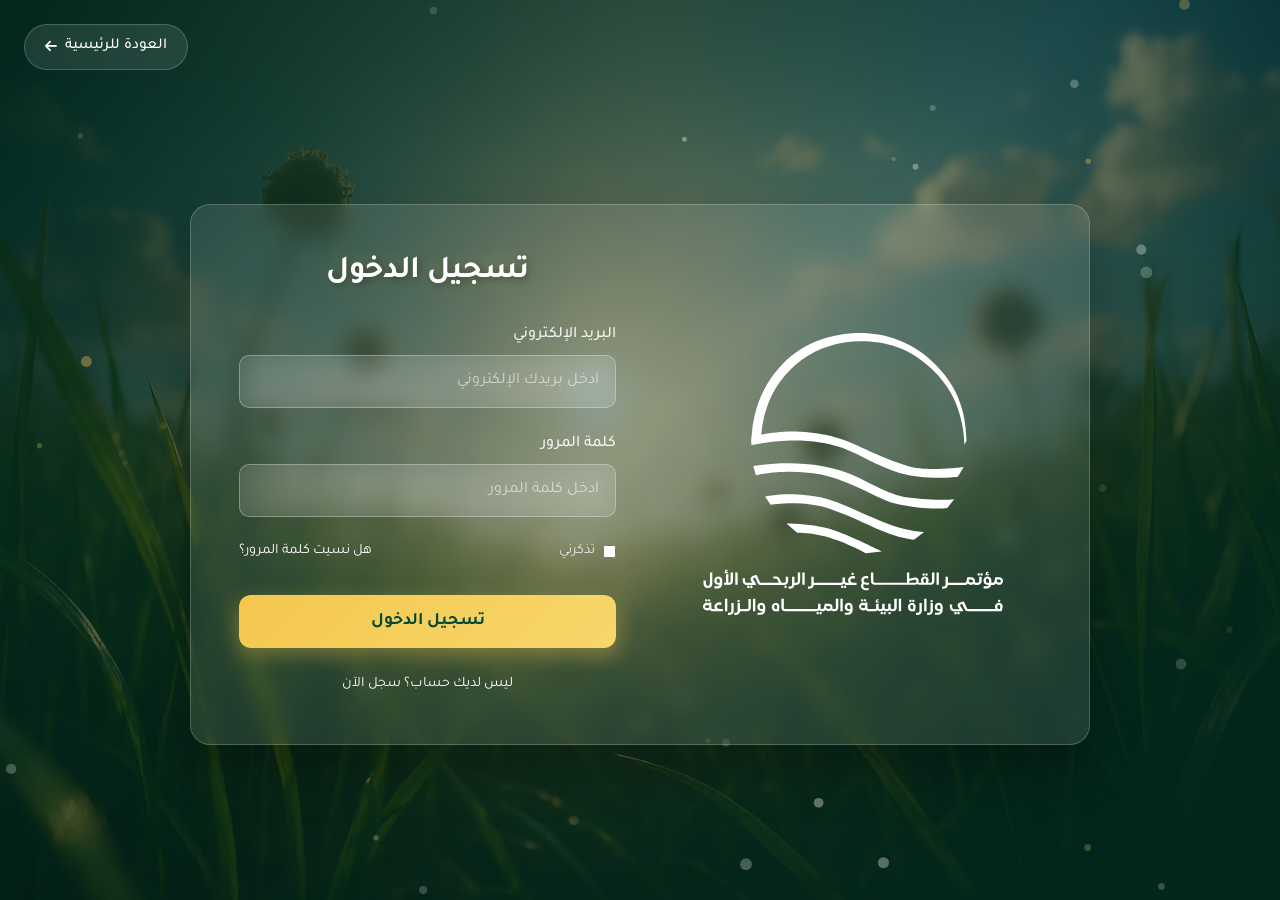
<file: login.html>
<!DOCTYPE html>
<html lang="ar" dir="rtl">

<head>
    <meta charset="UTF-8">
    <meta name="viewport" content="width=device-width, initial-scale=1.0">
    <title>تسجيل الدخول - مؤتمر البيئة والمياه والزراعة</title>
    <meta name="description" content="تسجيل الدخول - مؤتمر البيئة والمياه والزراعة">
    <meta name="robots" content="noindex, follow">
    <link rel="canonical" href="https://mazin-musleh.github.io/ENWACon/login.html">
    <meta name="theme-color" content="#10634b">

    <!-- Favicon -->
    <link rel="icon" type="image/svg+xml" href="./assets/img/Logo.svg">

    <!-- Preload hero background (responsive) -->
    <link rel="preload" as="image" href="./assets/img/heroBg-mobile.webp" media="(max-width: 768px)" fetchpriority="high">
    <link rel="preload" as="image" href="./assets/img/heroBg.webp" media="(min-width: 769px)" fetchpriority="high">

    <!-- Main CSS (Top Priority) -->
    <link rel="stylesheet" href="./assets/css/main.min.css?ver=1.01">

    <!-- Local Fonts (Deferred) -->
    <link rel="preload" href="./assets/fonts/tajawal.css" as="style" onload="this.onload=null;this.rel='stylesheet'">
    <noscript><link rel="stylesheet" href="./assets/fonts/tajawal.css"></noscript>

    <!-- Font Awesome (Deferred) -->
    <link rel="preload" href="./assets/fontawesome/all.min.css" as="style" onload="this.onload=null;this.rel='stylesheet'">
    <noscript><link rel="stylesheet" href="./assets/fontawesome/all.min.css"></noscript>
</head>

<body>
    <!-- Login Section -->
    <main role="main">
        <section class="hero glassy-section lazy-bg login-section" id="login" role="banner" aria-labelledby="login-title">
            <a href="index.html" class="back-home" aria-label="العودة إلى الصفحة الرئيسية">
                <span>العودة للرئيسية</span>
                <i class="fas fa-arrow-left"></i>
            </a>
            <div class="container">
                <div class="login-content">
                    <div class="login-logo">
                        <a href="index.html" aria-label="العودة إلى الصفحة الرئيسية">
                            <img src="./assets/img/ALL_WHITE_RGB_NO_BG.svg" width="146" height="138" alt="شعار مؤتمر البيئة والمياه والزراعة" class="logo-vertical">
                            <img src="./assets/img/Logo_Horizontal_White.svg" width="430" height="95" alt="شعار مؤتمر البيئة والمياه والزراعة" class="logo-horizontal">
                        </a>
                    </div>

                    <div class="login-form">
                        <h1 class="login-title hero-title" id="login-title">تسجيل الدخول</h1>
                        <form>
                            <div class="form-group">
                                <label for="email">البريد الإلكتروني</label>
                                <input type="email" id="email" name="email" placeholder="أدخل بريدك الإلكتروني" autocomplete="email" required>
                            </div>

                            <div class="form-group">
                                <label for="password">كلمة المرور</label>
                                <input type="password" id="password" name="password" placeholder="أدخل كلمة المرور" autocomplete="current-password" required>
                            </div>

                            <div class="form-options">
                                <div class="checkbox-group">
                                    <input type="checkbox" id="remember" name="remember">
                                    <label for="remember">تذكرني</label>
                                </div>
                                <a href="#" class="forgot-password">هل نسيت كلمة المرور؟</a>
                            </div>

                            <button type="submit" class="btn-primary">تسجيل الدخول</button>

                            <div class="register-link">
                                <a href="register.html">ليس لديك حساب؟ سجل الآن</a>
                            </div>
                        </form>
                    </div>
                </div>
            </div>
            <canvas id="dotsCanvas"></canvas>
        </section>
    </main>

    <script src="assets/js/script.min.js"></script>
</body>

</html>
</file>
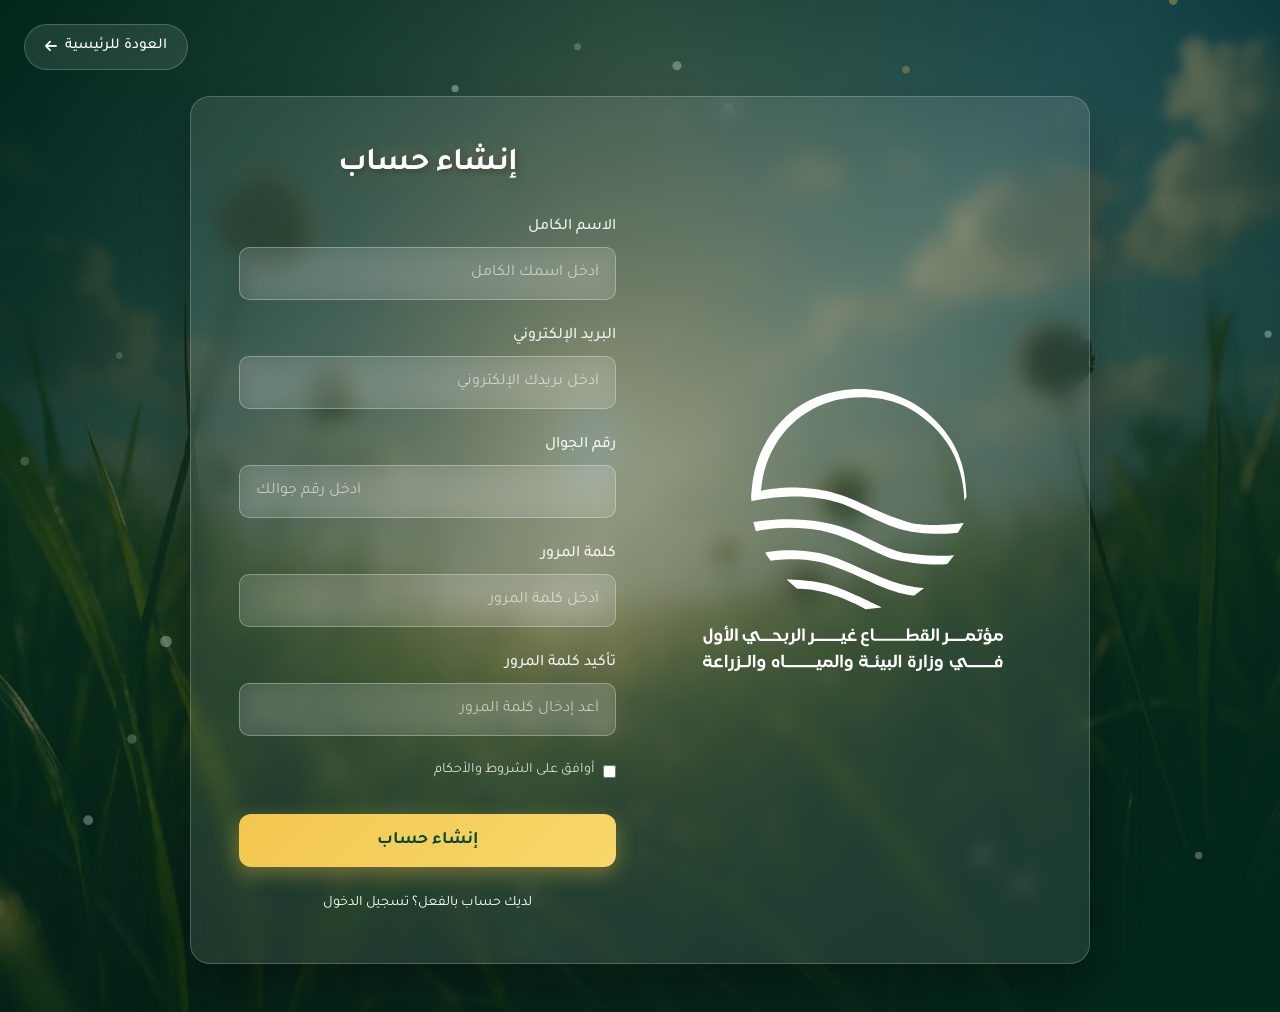
<file: register.html>
<!DOCTYPE html>
<html lang="ar" dir="rtl">

<head>
    <meta charset="UTF-8">
    <meta name="viewport" content="width=device-width, initial-scale=1.0">
    <title>إنشاء حساب - مؤتمر البيئة والمياه والزراعة</title>
    <meta name="description" content="إنشاء حساب جديد - مؤتمر البيئة والمياه والزراعة">
    <meta name="robots" content="noindex, follow">
    <link rel="canonical" href="https://mazin-musleh.github.io/ENWACon/register.html">
    <meta name="theme-color" content="#10634b">

    <!-- Favicon -->
    <link rel="icon" type="image/svg+xml" href="./assets/img/Logo.svg">

    <!-- Preload hero background (responsive) -->
    <link rel="preload" as="image" href="./assets/img/heroBg-mobile.webp" media="(max-width: 768px)" fetchpriority="high">
    <link rel="preload" as="image" href="./assets/img/heroBg.webp" media="(min-width: 769px)" fetchpriority="high">

    <!-- Main CSS (Top Priority) -->
    <link rel="stylesheet" href="./assets/css/main.min.css?ver=1.01">

    <!-- Local Fonts (Deferred) -->
    <link rel="preload" href="./assets/fonts/tajawal.css" as="style" onload="this.onload=null;this.rel='stylesheet'">
    <noscript><link rel="stylesheet" href="./assets/fonts/tajawal.css"></noscript>

    <!-- Font Awesome (Deferred) -->
    <link rel="preload" href="./assets/fontawesome/all.min.css" as="style" onload="this.onload=null;this.rel='stylesheet'">
    <noscript><link rel="stylesheet" href="./assets/fontawesome/all.min.css"></noscript>
</head>

<body>
    <!-- Register Section -->
    <main role="main">
        <section class="hero glassy-section lazy-bg login-section" id="register" role="banner" aria-labelledby="register-title">
            <a href="index.html" class="back-home" aria-label="العودة إلى الصفحة الرئيسية">
                <span>العودة للرئيسية</span>
                <i class="fas fa-arrow-left"></i>
            </a>
            <div class="container">
                <div class="login-content">
                    <div class="login-logo">
                        <a href="index.html" aria-label="العودة إلى الصفحة الرئيسية">
                            <img src="./assets/img/ALL_WHITE_RGB_NO_BG.svg" width="146" height="138" alt="شعار مؤتمر البيئة والمياه والزراعة" class="logo-vertical">
                            <img src="./assets/img/Logo_Horizontal_White.svg" width="430" height="95" alt="شعار مؤتمر البيئة والمياه والزراعة" class="logo-horizontal">
                        </a>
                    </div>

                    <div class="login-form">
                        <h1 class="login-title hero-title" id="register-title">إنشاء حساب</h1>
                        <form>
                            <div class="form-group">
                                <label for="name">الاسم الكامل</label>
                                <input type="text" id="name" name="name" placeholder="أدخل اسمك الكامل" autocomplete="name" required>
                            </div>

                            <div class="form-group">
                                <label for="email">البريد الإلكتروني</label>
                                <input type="email" id="email" name="email" placeholder="أدخل بريدك الإلكتروني" autocomplete="email" required>
                            </div>

                            <div class="form-group">
                                <label for="phone">رقم الجوال</label>
                                <input type="tel" id="phone" name="phone" placeholder="أدخل رقم جوالك" autocomplete="tel" inputmode="tel" required>
                            </div>

                            <div class="form-group">
                                <label for="password">كلمة المرور</label>
                                <input type="password" id="password" name="password" placeholder="أدخل كلمة المرور" autocomplete="new-password" required>
                            </div>

                            <div class="form-group">
                                <label for="password-confirm">تأكيد كلمة المرور</label>
                                <input type="password" id="password-confirm" name="password-confirm" placeholder="أعد إدخال كلمة المرور" autocomplete="new-password" required>
                            </div>

                            <div class="form-options">
                                <div class="checkbox-group">
                                    <input type="checkbox" id="terms" name="terms" required>
                                    <label for="terms">أوافق على الشروط والأحكام</label>
                                </div>
                            </div>

                            <button type="submit" class="btn-primary">إنشاء حساب</button>

                            <div class="register-link">
                                <a href="login.html">لديك حساب بالفعل؟ تسجيل الدخول</a>
                            </div>
                        </form>
                    </div>
                </div>
            </div>
            <canvas id="dotsCanvas"></canvas>
        </section>
    </main>

    <script src="assets/js/script.min.js"></script>
</body>

</html>
</file>
<file: assets/fonts/tajawal.css>
/* Tajawal Font - Local */
@font-face {
  font-family: 'Tajawal';
  font-style: normal;
  font-weight: 200;
  font-display: swap;
  src: url('./tajawal-200.ttf') format('truetype');
}

@font-face {
  font-family: 'Tajawal';
  font-style: normal;
  font-weight: 300;
  font-display: swap;
  src: url('./tajawal-300.ttf') format('truetype');
}

@font-face {
  font-family: 'Tajawal';
  font-style: normal;
  font-weight: 400;
  font-display: swap;
  src: url('./tajawal-400.ttf') format('truetype');
}

@font-face {
  font-family: 'Tajawal';
  font-style: normal;
  font-weight: 500;
  font-display: swap;
  src: url('./tajawal-500.ttf') format('truetype');
}

@font-face {
  font-family: 'Tajawal';
  font-style: normal;
  font-weight: 700;
  font-display: swap;
  src: url('./tajawal-700.ttf') format('truetype');
}

@font-face {
  font-family: 'Tajawal';
  font-style: normal;
  font-weight: 800;
  font-display: swap;
  src: url('./tajawal-800.ttf') format('truetype');
}

@font-face {
  font-family: 'Tajawal';
  font-style: normal;
  font-weight: 900;
  font-display: swap;
  src: url('./tajawal-900.ttf') format('truetype');
}
</file>
<file: assets/css/main.min.css>
:root{--background:#ecf2f3;--teal:#558d92;--deep-green:#10634b;--dark-pine:#044935;--accent-gold:#f4c74f;--white:#fff;--text-dark:#2c3e50;--text-light:#7f8c8d;--success:#27ae60;--warning:#f39c12;--error:#e74c3c;--bg-gradient:linear-gradient(135deg,#02271c,rgba(3,45,32,.5) 50%,#02271c);--bg-position:center;--bg-size:cover;--bg-repeat:no-repeat;--bg-attachment:scroll;--bg-transition:background 0.3s ease;--space-xs:8px;--space-sm:16px;--space-md:24px;--space-lg:32px;--space-xl:48px;--space-2xl:64px;--space-3xl:96px;--font-heading:"Tajawal","Cairo",serif;--font-body:"Tajawal",sans-serif;--line-height-tight:1.2;--line-height-normal:1.5;--radius-sm:4px;--radius-md:8px;--radius-lg:12px;--radius-xl:16px;--transition-fast:0.15s ease;--transition-normal:0.3s ease;--transition-slow:0.5s ease;--shadow-sm:0 2px 4px rgba(0,0,0,.1);--shadow-md:0 4px 8px rgba(0,0,0,.12);--shadow-lg:0 8px 16px rgba(0,0,0,.15);--shadow-xl:0 16px 32px rgba(0,0,0,.2);--shadow-glow:0 0 20px rgba(85,141,146,.3);--shadow-glow-gold:0 0 25px rgba(244,199,79,.4)}*{margin:0;padding:0;box-sizing:border-box}html{scroll-behavior:smooth;font-size:16px}body{font-family:var(--font-body);background-color:var(--background);color:var(--text-dark);line-height:var(--line-height-normal);overflow-x:hidden}.btn,.btn-primary,button{user-select:none;-webkit-user-select:none;-moz-user-select:none;-ms-user-select:none;-webkit-tap-highlight-color:transparent;outline:none}.container{max-width:1200px;margin:0 auto;padding:0 var(--space-md);width:100%}.btn-primary{background:linear-gradient(135deg,var(--accent-gold) 0,#f7d76b 100%);color:var(--dark-pine);padding:var(--space-sm) var(--space-lg);border:none;border-radius:var(--radius-lg);font-weight:600;font-size:1.1rem;cursor:pointer;transition:all var(--transition-normal);text-decoration:none;display:inline-block;text-align:center;box-shadow:0 6px 20px rgba(244,199,79,.4),0 3px 10px rgba(0,0,0,.1);position:relative;overflow:hidden}.btn-primary:before{content:"";position:absolute;top:0;left:-100%;width:100%;height:100%;background:linear-gradient(90deg,transparent,hsla(0,0%,100%,.3),transparent);transition:left .5s}.btn-primary:hover{background:linear-gradient(135deg,#e6b547,#f7d76b);box-shadow:0 10px 30px rgba(244,199,79,.5),0 5px 15px rgba(0,0,0,.15)}.btn-primary:hover:before{left:100%}.section-title{font-family:var(--font-heading);font-size:2.5rem;color:var(--dark-pine);margin-bottom:var(--space-xl);text-align:center;line-height:var(--line-height-tight);position:relative;padding-bottom:var(--space-md)}.section-title:after{content:"";position:absolute;bottom:0;left:50%;transform:translateX(-50%);width:60px;height:4px;background:linear-gradient(90deg,var(--teal) 50%,var(--accent-gold) 50%);border-radius:2px}.header{position:fixed;top:0;right:0;left:0;z-index:1000}.header:after,.header:before{content:"";position:absolute;inset:0;z-index:-1;transition:opacity var(--transition-normal)}.header:before{background:var(--white);box-shadow:var(--shadow-sm);opacity:1}.header:after{background:hsla(0,0%,100%,.1);backdrop-filter:blur(10px);border-bottom:1px solid hsla(0,0%,100%,.2);box-shadow:0 4px 20px rgba(0,0,0,.1);opacity:0}.header.glassy:before{opacity:0}.header.glassy:after{opacity:1}.header.glassy .logo{color:var(--white);text-shadow:2px 2px 4px rgba(0,0,0,.3);filter:invert(1) brightness(10)}.header.glassy .svgshadow{filter:drop-shadow(0 2px 1px rgba(255,255,255,.4))}.header .logo .logoOnly{display:block;width:40px;height:40px}.header .logo .textOnly{display:block;height:32px}.header.glassy .nav-links a{color:var(--white);text-shadow:1px 1px 3px rgba(0,0,0,.5)}.header.glassy .nav-links a:hover{color:var(--accent-gold);text-shadow:1px 1px 3px rgba(0,0,0,.5)}.header.glassy .mobile-menu-toggle{color:var(--white);text-shadow:1px 1px 3px rgba(0,0,0,.5)}.header.glassy .nav-links.active{background:hsla(0,0%,100%,.95);backdrop-filter:blur(10px)}.header.glassy .nav-links.active a{color:var(--text-dark);text-shadow:none}.header.glassy .nav-links.active a:hover{color:var(--teal);text-shadow:none}.nav{display:flex;justify-content:space-between;align-items:center;padding:var(--space-sm);gap:var(--space-md)}.logo{font-family:var(--font-heading);font-size:1.2rem;font-weight:700;color:var(--dark-pine);text-decoration:none;gap:12px}.logo,.nav-links{white-space:nowrap;display:flex;align-items:center}.nav-links{list-style:none;gap:var(--space-lg)}.nav-links a{color:var(--text-dark);text-decoration:none;font-weight:500;transition:color var(--transition-fast);position:relative}.nav-links a:hover{color:var(--teal)}.nav-links a:after{content:"";position:absolute;bottom:-4px;right:0;width:0;height:2px;background:var(--teal);transition:width var(--transition-normal)}.nav-links a:hover:after{width:100%}.glassy .nav-links a:after{background:var(--accent-gold)}.mobile-menu-toggle{display:none;background:none;border:none;font-size:1.5rem;color:var(--dark-pine);cursor:pointer;user-select:none;-webkit-user-select:none;-moz-user-select:none;-ms-user-select:none;-webkit-tap-highlight-color:transparent;outline:none}.lazy-bg{background:var(--bg-gradient);transition:var(--bg-transition)}.lazy-bg.loaded{background:var(--bg-gradient),var(--bg-image) var(--bg-position,center) /var(--bg-size,cover) var(--bg-repeat,no-repeat);background-attachment:var(--bg-attachment,scroll)}.hero{--bg-image:url(../img/heroBg.webp);--bg-position:bottom;--bg-size:cover;--bg-repeat:no-repeat;--bg-attachment:scroll;background:linear-gradient(135deg,#02271c,rgba(3,45,32,.5) 50%,#02271c);color:var(--white);min-height:100vh;min-height:100dvh;display:flex;align-items:center;position:relative;overflow:hidden;padding-top:72px}.hero:before{content:"";position:absolute;top:0;left:0;right:0;bottom:0;background:radial-gradient(ellipse at top,rgba(244,199,79,.1) 0,transparent 70%);pointer-events:none}.hero-content{position:relative;z-index:3;text-align:center;max-width:800px;margin:0 auto}.hero-title{font-family:var(--font-heading);font-size:3.5rem;font-weight:700;margin-bottom:var(--space-lg);line-height:var(--line-height-tight);text-shadow:2px 2px 8px rgba(0,0,0,.4),0 0 20px rgba(244,199,79,.3);letter-spacing:-.02em}.hero-content .logoOnly.svgshadow{width:120px;height:120px;margin-bottom:24px;filter:invert(1) brightness(10) drop-shadow(rgba(0,0,0,.4) 0 2px 1px)}.hero-theme{font-size:1.8rem;color:var(--accent-gold);margin-bottom:var(--space-sm);font-weight:600}.hero-details{font-size:1.3rem;margin-bottom:var(--space-xl);opacity:.9;column-gap:var(--space-sm);row-gap:4px}.hero-cta,.hero-details{display:flex;flex-wrap:wrap;justify-content:center}.hero-cta{gap:var(--space-md)}.hero-footer{display:flex;justify-content:center;flex-wrap:wrap;margin-top:var(--space-lg);gap:16px;align-items:center;flex-direction:column}.hero-footer span{display:block;max-width:370px;text-align:center;font-size:1rem}.hero-footer img{width:250px;object-fit:cover;height:65px}.scroll-down-btn{position:absolute;bottom:10px;left:50%;transform:translateX(-50%);color:var(--white);font-size:1.5rem;text-decoration:none;z-index:4;padding:15px;border-radius:50%;transition:all var(--transition-normal);filter:drop-shadow(0 4px 8px rgba(0,0,0,.3));animation:bounce 2s infinite}.scroll-down-btn:hover{color:var(--accent-gold);transform:translateX(-50%) translateY(-3px);filter:drop-shadow(0 6px 12px rgba(0,0,0,.4))}@keyframes bounce{0%,20%,50%,80%,to{transform:translateX(-50%) translateY(0)}40%{transform:translateX(-50%) translateY(-10px)}60%{transform:translateX(-50%) translateY(-5px)}}.section{padding:var(--space-3xl) 0;position:relative}.section:nth-child(2n){background:linear-gradient(135deg,var(--white) 0,#f8fafb 100%)}.section:nth-child(odd){background:linear-gradient(135deg,var(--background) 0,#e8f1f2 100%)}.section:before{top:0;background-image:radial-gradient(circle at 25% 25%,rgba(85,141,146,.02) 0,transparent 50%);pointer-events:none}.section:before,section:not(.glassy-section):after{content:"";position:absolute;left:0;right:0;bottom:0}section:not(.glassy-section):after{background-image:url(../img/Patt.svg);height:60px;opacity:.2;background-size:contain;background-repeat:repeat-x;background-position-y:bottom}.section-content{max-width:1000px;margin:0 auto;text-align:center}.section-text{font-size:1.2rem;line-height:1.7;color:var(--text-dark);margin-bottom:var(--space-sm);max-width:800px;margin-left:auto;margin-right:auto;text-align:justify}.goals-grid{display:grid;grid-template-columns:repeat(auto-fit,minmax(300px,1fr));gap:var(--space-lg);margin-top:var(--space-xl)}.goal-item{background:linear-gradient(145deg,var(--white) 0,#fafcfc 100%);padding:var(--space-lg);border-radius:var(--radius-xl);box-shadow:0 8px 25px rgba(85,141,146,.12),0 4px 12px rgba(0,0,0,.06);transition:all var(--transition-normal);position:relative;overflow:hidden}.goal-header{gap:var(--space-md);margin-bottom:var(--space-md)}.goal-header,.goal-number{display:flex;align-items:center}.goal-number{width:60px;height:60px;background:linear-gradient(135deg,var(--teal) 0,var(--deep-green) 100%);border-radius:50%;justify-content:center;color:var(--white);font-size:30px;line-height:normal;font-weight:700;box-shadow:0 8px 20px rgba(85,141,146,.3);transition:all var(--transition-normal);flex-shrink:0;font-family:sans-serif}.goal-item:before{content:"";position:absolute;top:0;right:0;width:100%;height:100%;background:linear-gradient(135deg,rgba(85,141,146,.02),transparent 50%);transition:opacity var(--transition-normal);opacity:0}.goal-item:hover{transform:translateY(-4px);box-shadow:0 20px 40px rgba(85,141,146,.2),0 8px 16px rgba(0,0,0,.1);border-right-color:var(--accent-gold)}.goal-item:hover .goal-number{background:linear-gradient(135deg,var(--accent-gold) 0,#f7d76b 100%);color:var(--dark-pine);box-shadow:0 12px 30px rgba(244,199,79,.4)}.goal-number>*{display:block;height:30px;line-height:30px}.goal-item:hover:before{opacity:1}.goal-item h3{color:var(--dark-pine);font-size:1.4rem;font-weight:600;line-height:1.3}.testimonials-container{position:relative;max-width:800px;margin:0 auto}.testimonials-carousel{overflow:hidden;border-radius:var(--radius-xl);box-shadow:var(--shadow-sm)}.testimonials-track{display:flex;transition:transform var(--transition-normal);will-change:transform;transform-style:preserve-3d;backface-visibility:hidden}.testimonial-slide{width:100%;flex-shrink:0;background:linear-gradient(145deg,var(--white) 0,#fafcfc 100%);padding:var(--space-xl);user-select:none;-webkit-user-select:none;-moz-user-select:none;-ms-user-select:none;display:flex;align-items:flex-start;justify-content:center;color:var(--text-light);font-style:italic;flex-direction:row;gap:var(--space-md)}.testimonial-slide .avatar{width:160px;height:auto;border:3px solid var(--accent-gold);padding:4px}.testimonial-slide .speech{width:100%;text-align:center;font-style:normal}.testimonial-slide .speech>img{width:100%;height:auto}.testimonial-slide .name,.testimonial-slide .role{display:block;color:var(--deep-green);font-weight:600}.testimonial-slide .name{font-size:1.5rem}.testimonial-slide .name img{max-width:350px;width:100%;height:auto;margin-top:12px}.carousel-nav{gap:var(--space-lg);margin-top:var(--space-lg)}.carousel-btn,.carousel-nav{display:flex;justify-content:center;align-items:center}.carousel-btn{background:linear-gradient(135deg,var(--teal) 0,var(--deep-green) 100%);color:var(--white);border:none;width:50px;height:50px;border-radius:50%;cursor:pointer;transition:all var(--transition-normal);box-shadow:0 4px 12px rgba(85,141,146,.3);font-size:1.2rem}.carousel-btn:hover{transform:translateY(-2px);box-shadow:0 6px 16px rgba(85,141,146,.4)}.carousel-btn:disabled{opacity:.5;cursor:not-allowed;transform:none}.carousel-btn:focus{outline:none;box-shadow:0 6px 16px rgba(85,141,146,.4)}.carousel-btn:active{outline:none}.carousel-indicators{display:flex;justify-content:center;gap:var(--space-sm)}.indicator{width:12px;height:12px;border-radius:50%;background:rgba(85,141,146,.3);cursor:pointer;transition:all var(--transition-fast)}.indicator.active{background:var(--teal);transform:scale(1.2)}.topics-grid{display:grid;grid-template-columns:repeat(auto-fit,minmax(400px,1fr));gap:var(--space-lg);margin-top:var(--space-xl)}.topic-card{background:linear-gradient(145deg,var(--white) 0,#fafcfc 100%);padding:var(--space-lg);border-radius:var(--radius-xl);box-shadow:0 8px 25px rgba(85,141,146,.12),0 4px 12px rgba(0,0,0,.06);position:relative;overflow:hidden;text-align:center;flex-direction:column;justify-content:space-between;gap:var(--space-lg)}.topic-card,.topic-icon{transition:all var(--transition-normal);display:flex}.topic-icon{width:80px;height:80px;min-height:80px;background:linear-gradient(135deg,var(--teal) 0,var(--deep-green) 100%);border-radius:50%;align-items:center;justify-content:center;margin:0 auto;color:var(--white);font-size:2rem;box-shadow:0 8px 20px rgba(85,141,146,.3)}.topic-card:after{content:"";position:absolute;top:0;left:0;right:0;bottom:0;background:linear-gradient(135deg,rgba(85,141,146,.03),transparent 50%);opacity:0;transition:opacity var(--transition-normal)}.topic-card:hover{transform:translateY(-4px);box-shadow:0 25px 50px rgba(85,141,146,.25),0 10px 20px rgba(0,0,0,.1)}.topic-card:hover:after{opacity:1}.topic-card:hover .topic-icon{transform:translateY(-4px);background:linear-gradient(135deg,var(--accent-gold) 0,#f7d76b 100%);color:var(--dark-pine);box-shadow:0 12px 30px rgba(244,199,79,.4)}.topic-card .text{display:flex;flex-direction:column;justify-content:space-between;height:100%}.topic-card h3{color:var(--dark-pine);margin-bottom:var(--space-md);font-size:1.5rem;line-height:1.3;font-weight:600}.topic-card p{color:var(--text-light);line-height:var(--line-height-normal)}.overview-section{background:var(--bg-gradient);color:var(--white);padding:var(--space-3xl) 0;position:relative}.overview-section:before{content:"";position:absolute;top:0;left:0;right:0;bottom:0;background:radial-gradient(ellipse at center,rgba(244,199,79,.1) 0,transparent 70%);pointer-events:none}.overview-section .section-title{text-shadow:2px 2px 8px rgba(0,0,0,.4),0 0 20px rgba(244,199,79,.3)}.overview-content{position:relative;z-index:3;text-align:center;max-width:1200px;margin:0 auto}.overview-grid{display:flex;flex-wrap:wrap;gap:var(--space-xl);margin-top:var(--space-xl);justify-content:center}.overview-card{background:hsla(0,0%,100%,.1);backdrop-filter:blur(10px);border:1px solid hsla(0,0%,100%,.2);padding:var(--space-xl);border-radius:var(--radius-xl);transition:all var(--transition-normal);position:relative;overflow:hidden;flex:1 1 350px;max-width:500px;box-shadow:0 8px 25px rgba(0,0,0,.1)}.overview-card:before{content:"";position:absolute;top:0;left:0;right:0;bottom:0;background:linear-gradient(135deg,rgba(85,141,146,.02),transparent 50%);opacity:0;transition:opacity var(--transition-normal)}.overview-card:hover{transform:translateY(-8px);background:hsla(0,0%,100%,.15);box-shadow:0 20px 40px rgba(0,0,0,.2)}.overview-card:hover:before{opacity:1}.overview-card h3{color:var(--accent-gold);font-size:1.8rem;margin-bottom:var(--space-md);border-bottom:3px solid var(--accent-gold);padding-bottom:var(--space-sm);font-weight:600}.overview-card p{color:hsla(0,0%,100%,.9);font-size:1.1rem;line-height:1.6;text-align:justify}.overview-card ul{list-style:none;padding:0}.overview-card li{padding:var(--space-sm) 0;border-bottom:1px solid hsla(0,0%,100%,.2);position:relative;padding-right:var(--space-md);color:hsla(0,0%,100%,.9);text-align:start}.overview-card li:before{content:"•";color:var(--accent-gold);font-weight:700;position:absolute;right:0}.overview-card li:last-child,.overview-card:last-child{border-bottom:none}.activities-grid{display:grid;grid-template-columns:repeat(auto-fit,minmax(250px,1fr));gap:var(--space-md);margin-top:var(--space-xl)}.activity-item{background:linear-gradient(135deg,var(--teal) 0,var(--deep-green) 100%);padding:var(--space-lg);border-radius:var(--radius-lg);text-align:center;box-shadow:var(--shadow-sm);transition:all var(--transition-normal);color:var(--white)}.activity-item:hover{transform:translateY(-2px);box-shadow:var(--shadow-md)}.activity-icon{width:70px;height:70px;background:var(--white);border-radius:50%;display:flex;align-items:center;justify-content:center;margin:0 auto var(--space-md);color:var(--deep-green);font-size:1.8rem;box-shadow:0 8px 20px hsla(0,0%,100%,.2);transition:all var(--transition-normal)}.activity-item:hover .activity-icon{transform:translateY(-2px);background:linear-gradient(135deg,var(--accent-gold) 0,#f7d76b 100%);color:var(--dark-pine);box-shadow:0 12px 30px rgba(244,199,79,.4)}.expo-areas{display:grid;grid-template-columns:repeat(auto-fit,minmax(350px,1fr));gap:var(--space-lg);margin-top:var(--space-xl)}#expo .section-text,.expo-area{text-align:center}.expo-area{background:linear-gradient(145deg,var(--white) 0,#fafcfc 100%);padding:var(--space-xl);border-radius:var(--radius-xl);box-shadow:0 8px 25px rgba(85,141,146,.12),0 4px 12px rgba(0,0,0,.06);transition:all var(--transition-normal);position:relative;overflow:hidden;display:flex;flex-direction:column;justify-content:space-between}.expo-area:after{content:"";position:absolute;top:0;left:0;right:0;bottom:0;background:linear-gradient(135deg,rgba(85,141,146,.02),transparent 60%);opacity:0;transition:opacity var(--transition-normal)}.expo-area:hover{transform:translateY(-4px);box-shadow:0 25px 50px rgba(85,141,146,.2),0 10px 20px rgba(0,0,0,.1)}.expo-area:hover:after{opacity:1}.expo-area h3{color:var(--dark-pine);font-size:1.6rem;margin-bottom:var(--space-md)}.agenda-container{max-width:1200px;margin:0 auto}.agenda-day{background:linear-gradient(145deg,var(--white) 0,#fafcfc 100%);border-radius:var(--radius-xl);padding:0;margin-bottom:var(--space-xl);box-shadow:0 8px 25px rgba(85,141,146,.12),0 4px 12px rgba(0,0,0,.06);overflow:clip;border:1px solid rgba(85,141,146,.08)}.agenda-day h3{color:var(--white);font-size:1.1rem;margin:0;-webkit-user-select:none;-moz-user-select:none;-ms-user-select:none;-webkit-tap-highlight-color:transparent;outline:none;padding:var(--space-lg);text-align:center;background:linear-gradient(135deg,var(--teal) 0,var(--deep-green) 100%);position:sticky;border-radius:var(--radius-xl) var(--radius-xl) 0 0;top:60px;cursor:pointer;transition:all var(--transition-fast);user-select:none;display:flex;align-items:center;justify-content:center;gap:var(--space-sm);box-shadow:var(--shadow-sm);flex-direction:row-reverse}.agenda-day h3:hover{filter:brightness(1.1)}.agenda-day h3:before{content:"\f078";font-family:Font Awesome\ 6 Free;font-weight:900;transition:transform var(--transition-fast);font-size:.8rem;transform:rotate(0deg)}.agenda-day.expanded h3:before{transform:rotate(-180deg)}.agenda-content-wrapper{overflow:hidden;transition:max-height var(--transition-fast) ease-out;max-height:0}.agenda-day.expanded .agenda-content-wrapper{max-height:2000px}.agenda-day h3:after{content:"";position:absolute;bottom:0;left:50%;transform:translateX(-50%);width:80px;height:3px;background:var(--accent-gold)}.agenda-item{display:flex;align-items:center;padding:var(--space-md);border-radius:var(--radius-md);margin-bottom:0;transition:all var(--transition-fast);row-gap:var(--space-sm);column-gap:var(--space-md)}.agenda-item:nth-child(2n){background:linear-gradient(135deg,rgba(85,141,146,.05),rgba(85,141,146,.02))}.agenda-item:nth-child(odd){background:linear-gradient(135deg,rgba(244,199,79,.03),rgba(244,199,79,.01))}.agenda-item:hover{background:rgba(85,141,146,.08)}.agenda-time{background:linear-gradient(135deg,var(--teal) 0,var(--deep-green) 100%);color:var(--white);padding:var(--space-sm) var(--space-md);border-radius:var(--radius-md);font-weight:600;width:170px;text-align:center;white-space:nowrap;font-family:sans-serif}.agenda-content h4{color:var(--dark-pine);margin-bottom:var(--space-xs);font-size:1.1rem}.agenda-content p{color:var(--text-light);font-size:.95rem}.vision-section{background:var(--bg-gradient);color:var(--white);padding:var(--space-3xl) 0;position:relative}.vision-section:before{content:"";position:absolute;top:0;left:0;right:0;bottom:0;background:radial-gradient(ellipse at top,rgba(244,199,79,.1) 0,transparent 70%);pointer-events:none}.vision-section .section-title{display:none;text-shadow:2px 2px 8px rgba(0,0,0,.4),0 0 20px rgba(244,199,79,.3)}.vision-content{position:relative;z-index:3;text-align:center;max-width:1000px;margin:0 auto}.vision-grid{display:grid;grid-template-columns:repeat(auto-fit,minmax(400px,1fr));gap:var(--space-xl)}.vision-card{background:hsla(0,0%,100%,.1);backdrop-filter:blur(10px);border:1px solid hsla(0,0%,100%,.2);padding:var(--space-xl);border-radius:var(--radius-xl);text-align:center;transition:all var(--transition-normal);box-shadow:0 8px 25px rgba(0,0,0,.1)}.vision-card:hover{transform:translateY(-8px);background:hsla(0,0%,100%,.15);box-shadow:0 20px 40px rgba(0,0,0,.2)}.vision-icon{width:80px;height:80px;background:linear-gradient(135deg,var(--accent-gold) 0,#f7d76b 100%);border-radius:50%;display:flex;align-items:center;justify-content:center;margin:0 auto var(--space-lg);color:var(--dark-pine);font-size:2rem;box-shadow:0 8px 20px rgba(244,199,79,.4);transition:all var(--transition-normal)}.vision-card:hover .vision-icon{transform:translateY(-4px);box-shadow:0 12px 30px rgba(244,199,79,.5)}.vision-card h3{color:var(--white);font-size:1.8rem;margin-bottom:var(--space-md);font-weight:600}.vision-card p{color:hsla(0,0%,100%,.9);font-size:1.2rem;line-height:1.6}.contact-section{--bg-image:url(../img/desert-sunlight.webp);--bg-position:center;--bg-size:cover;--bg-repeat:no-repeat;--bg-attachment:scroll;background:linear-gradient(135deg,#02271c,rgba(3,45,32,.5) 50%,#02271c);color:var(--white);position:relative;overflow:hidden}.contact-section:before{content:"";position:absolute;top:0;left:0;right:0;bottom:0;background:radial-gradient(ellipse at bottom,rgba(244,199,79,.1) 0,transparent 70%);pointer-events:none}.glassy-section:not(#overview) .section-title{display:none}.glassy-section{min-height:100vh;min-height:100svh;display:flex;align-items:center;justify-content:center;width:100%;position:relative}.glassy-section:not(.lazy-bg,.parallax-section):before{content:"";position:absolute;top:0;left:0;right:0;bottom:0;background:var(--bg-gradient);z-index:1}.contact-content{text-align:center;max-width:600px;margin:0 auto}.contact-info{background:hsla(0,0%,100%,.1);backdrop-filter:blur(10px);border:1px solid hsla(0,0%,100%,.2);padding:var(--space-xl);border-radius:var(--radius-xl);margin-top:var(--space-lg);transition:all var(--transition-normal);box-shadow:0 8px 25px rgba(0,0,0,.1)}.contact-info:hover{transform:translateY(-4px);background:hsla(0,0%,100%,.15);box-shadow:0 20px 40px rgba(0,0,0,.2)}.contact-info h3{color:var(--accent-gold);margin-bottom:var(--space-md);font-size:1.5rem}.contact-info p{font-size:1.1rem;margin-bottom:var(--space-sm)}.contact-info a:not(.btn-primary){color:var(--accent-gold);text-decoration:none;font-weight:600}.contact-info a:hover{text-decoration:underline}.footer{background:linear-gradient(0deg,var(--dark-pine) 0,var(--deep-green) 100%);color:var(--white);text-align:center;padding:var(--space-xl) 0;position:relative;overflow:hidden}.footer:before{height:3px;background:linear-gradient(90deg,var(--teal) 0,var(--accent-gold) 50%,var(--deep-green) 100%)}.footer:after,.footer:before{content:"";position:absolute;top:0;left:0;right:0}.footer:after{bottom:0;background:radial-gradient(ellipse at center top,rgba(85,141,146,.1) 0,transparent 70%);pointer-events:none}.footer-content{position:relative;z-index:2}.footer p{opacity:.9;font-size:1rem;margin-bottom:var(--space-sm);line-height:1.6}.footer-logo{font-family:var(--font-heading);font-size:1.2rem;font-weight:600;color:var(--accent-gold)}.footer-links,.footer-logo{margin-bottom:var(--space-md)}.footer-links{display:flex;justify-content:center;gap:var(--space-lg);flex-wrap:wrap}.footer-links a{color:var(--white);text-decoration:none;font-size:.9rem;transition:all var(--transition-normal);position:relative}.footer-links a:hover{color:var(--accent-gold);opacity:1}.footer-links a:after{content:"";position:absolute;bottom:-2px;right:0;width:0;height:1px;background:var(--accent-gold);transition:width var(--transition-normal)}.footer-links a:hover:after{width:100%}.footer-copyright{font-size:.85rem;border-top:1px solid hsla(0,0%,100%,.1);padding-top:var(--space-md);margin-top:var(--space-md)}.footer-disclaimer{font-size:.8rem;opacity:.65;max-width:620px;margin:var(--space-sm) auto 0;line-height:1.7}.footer-repo{margin-top:var(--space-sm)}.footer-repo a{display:inline-flex;align-items:center;gap:.5rem;color:var(--white);text-decoration:none;font-size:.85rem;opacity:.85;transition:color var(--transition-fast),opacity var(--transition-fast)}.footer-repo a:hover{color:var(--accent-gold);opacity:1}.footer-repo i{font-size:1.1rem}@media (max-width:1200px){.nav-links{display:none;position:absolute;top:100%;right:0;left:0;background:var(--white);flex-direction:column;padding:var(--space-md);box-shadow:var(--shadow-lg);border-radius:0 0 var(--radius-lg) var(--radius-lg)}.nav-links.active{display:flex}.mobile-menu-toggle{display:block}}@media (max-width:768px){.hero-title{font-size:2.5rem}.hero-theme{font-size:1.4rem}.hero-details{font-size:1.1rem}.hero-footer{justify-content:center}.hero-footer span{text-align:center}.section-title{font-size:2rem}.hero-cta,.testimonial-slide{flex-direction:column;align-items:center}.testimonial-slide{padding:var(--space-md) var(--space-sm);gap:var(--space-sm)}.goals-grid,.overview-grid,.topics-grid{grid-template-columns:1fr}.activities-grid{grid-template-columns:repeat(auto-fit,minmax(200px,1fr))}.expo-areas,.vision-grid{grid-template-columns:1fr}.goal-item{padding:var(--space-md)}.expo-area h3{height:unset}.agenda-item{flex-direction:column;text-align:center}}@media (max-width:480px){.container{padding:var(--space-sm)}.hero-title{font-size:1.5rem}.hero-theme{font-size:1.2rem}.section-title{font-size:1.8rem}.activities-grid{grid-template-columns:1fr}}@media (prefers-reduced-motion:reduce){*{animation-duration:.01ms!important;animation-iteration-count:1!important;transition-duration:.01ms!important}}@media print{.header{display:none}.hero{background:var(--white)!important;color:var(--text-dark)!important;min-height:auto;position:relative}.section{page-break-inside:avoid}}#dotsCanvas{position:absolute;top:0;left:0;width:100%;height:100%;display:block;background:transparent;pointer-events:none;z-index:2}.scroll-to-top{position:fixed;bottom:30px;right:30px;width:50px;height:50px;background:var(--accent-gold);color:var(--dark-pine);border:none;border-radius:50%;cursor:pointer;font-size:18px;display:flex;align-items:center;justify-content:center;opacity:0;visibility:hidden;transform:translateY(20px);transition:all .3s ease;z-index:1000;box-shadow:0 4px 15px rgba(244,199,79,.3)}.scroll-to-top.visible{opacity:1;visibility:visible;transform:translateY(0)}.scroll-to-top:hover{background:#e6b547;transform:translateY(-2px);box-shadow:0 6px 20px rgba(244,199,79,.4)}.scroll-to-top:active{transform:translateY(0)}.scroll-to-top:focus{outline:none;box-shadow:0 6px 20px rgba(244,199,79,.4)}@media (max-width:768px){.scroll-to-top{bottom:20px;right:20px;width:45px;height:45px;font-size:16px}}.skip-link{position:absolute;top:-40px;left:6px;background:var(--accent-gold);color:var(--dark-pine);padding:8px 16px;text-decoration:none;border-radius:4px;font-weight:700;z-index:9999;transition:top .3s ease}.skip-link:focus{top:6px}.parallax-section{position:relative;overflow:hidden}.parallax-bg{position:absolute;top:-20%;left:0;width:100%;height:120%;background-size:cover;background-position:50%;background-repeat:no-repeat;will-change:transform;z-index:0;opacity:0;transition:opacity .3s ease}.parallax-bg.loaded{opacity:1}@media (max-width:768px){.parallax-bg{top:0;height:100%;background-size:cover;background-position:50%}}.parallax-section .container{position:relative;z-index:1}.login-section{--bg-image:url(../img/heroBg.webp);--bg-position:bottom;--bg-size:cover;--bg-repeat:no-repeat;--bg-attachment:scroll;padding:6rem 0 3rem}@media (max-width:768px){.hero,.login-section{--bg-image:url(../img/heroBg-mobile.webp)}}.login-content{background:hsla(0,0%,100%,.1);backdrop-filter:blur(10px);border:1px solid hsla(0,0%,100%,.2);border-radius:20px;padding:3rem;max-width:900px;width:100%;margin:0 auto;box-shadow:0 25px 50px rgba(0,0,0,.3);position:relative;z-index:3;display:grid;grid-template-columns:1fr 1fr;gap:3rem;align-items:center}.login-title{font-size:2rem;font-weight:700;color:#fff;margin-bottom:2rem;text-align:center}.login-logo{text-align:center;display:flex;flex-direction:column;align-items:center;justify-content:center}.login-logo img{min-width:250px;max-width:300px;height:auto;width:100%}.login-logo .logo-vertical{display:block}.login-logo .logo-horizontal{display:none}.login-logo a{display:inline-block;line-height:0;transition:transform .3s ease}.login-logo a:hover{transform:scale(1.03)}.back-home{position:absolute;top:1.5rem;inset-inline-end:1.5rem;z-index:10;display:inline-flex;align-items:center;gap:.5rem;padding:.65rem 1.25rem;color:#fff;background:hsla(0,0%,100%,.1);backdrop-filter:blur(10px);border:1px solid hsla(0,0%,100%,.2);border-radius:50px;font-size:.95rem;font-weight:500;text-decoration:none;transition:all .3s ease}.back-home:hover{background:hsla(0,0%,100%,.2);transform:translateY(-2px)}.back-home i{font-size:.85rem}.login-form{color:#fff;width:100%}.form-group{margin-bottom:1.5rem}.form-group label{display:block;margin-bottom:.5rem;font-weight:500;color:hsla(0,0%,100%,.9)}.form-group input{width:100%;padding:1rem;border:1px solid hsla(0,0%,100%,.3);border-radius:10px;background:hsla(0,0%,100%,.1);color:#fff;font-size:1rem;font-family:var(--font-body);transition:all .3s ease;backdrop-filter:blur(10px)}.form-group input::placeholder{color:hsla(0,0%,100%,.6)}.form-group input:focus{outline:none;border-color:var(--secondary-color);background:hsla(0,0%,100%,.15);box-shadow:0 0 0 3px rgba(244,199,79,.1)}.form-options{justify-content:space-between;margin-bottom:2rem;gap:1rem}.checkbox-group,.form-options{display:flex;align-items:center}.checkbox-group{gap:.5rem}.checkbox-group input[type=checkbox]{width:auto;margin:0}.checkbox-group label{margin:0;font-size:.9rem;color:hsla(0,0%,100%,.8)}.forgot-password{color:var(--secondary-color);text-decoration:none;font-size:.9rem;transition:color .3s ease}.forgot-password:hover{color:#fff;text-decoration:underline}.login-form .btn-primary{width:100%;margin-bottom:1.5rem;font-family:var(--font-body)}.register-link{text-align:center}.register-link a{color:var(--secondary-color);text-decoration:none;font-size:.9rem;transition:color .3s ease}.register-link a:hover{color:#fff;text-decoration:underline}@media (max-width:768px){.login-content{grid-template-columns:1fr;gap:2rem;padding:2rem}.login-logo .logo-vertical{display:none}.login-logo .logo-horizontal{display:block}.login-logo img{min-width:250px}.login-title{font-size:1.5rem}}@media (max-width:480px){.login-content{padding:1.5rem;margin:.5rem;width:95%;max-width:none}.form-options{flex-direction:column;align-items:flex-start;gap:.75rem}.login-title{font-size:1.2rem}.form-group input{padding:.875rem;font-size:.9rem}}
</file>
